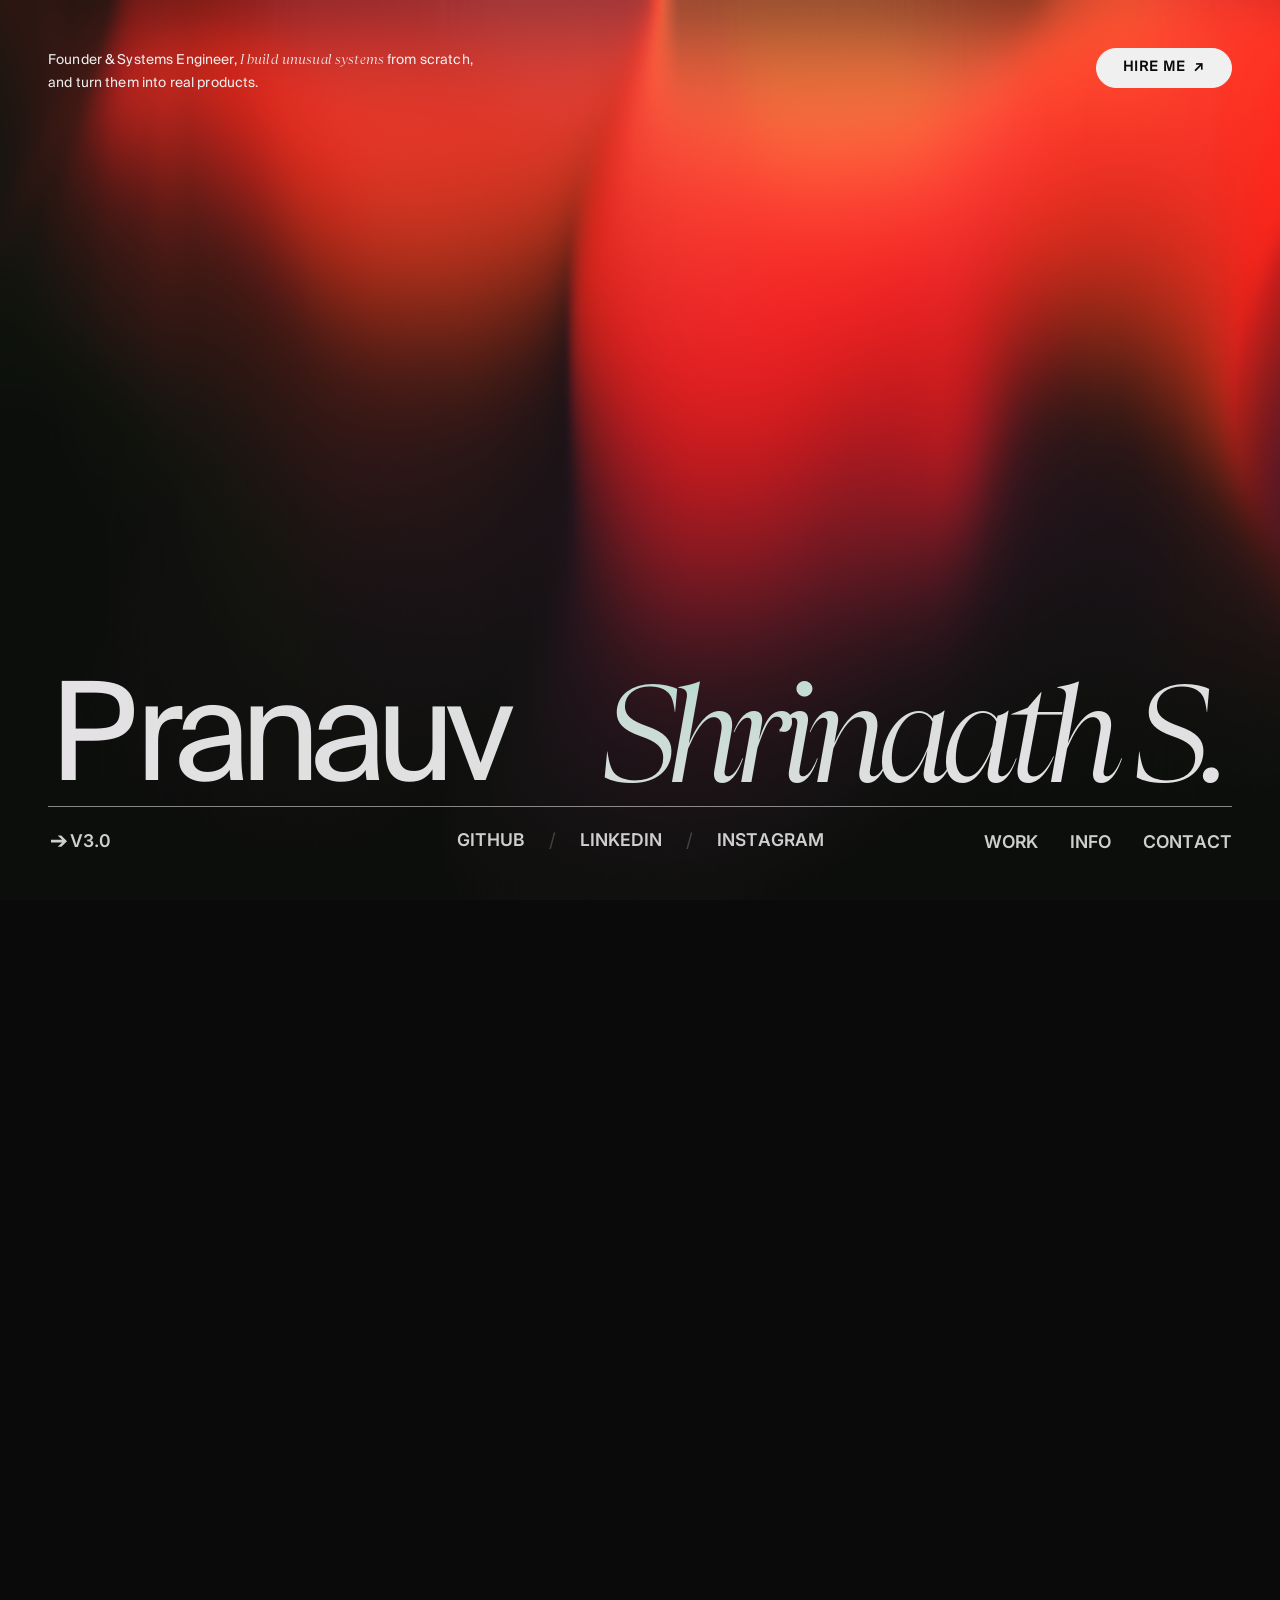
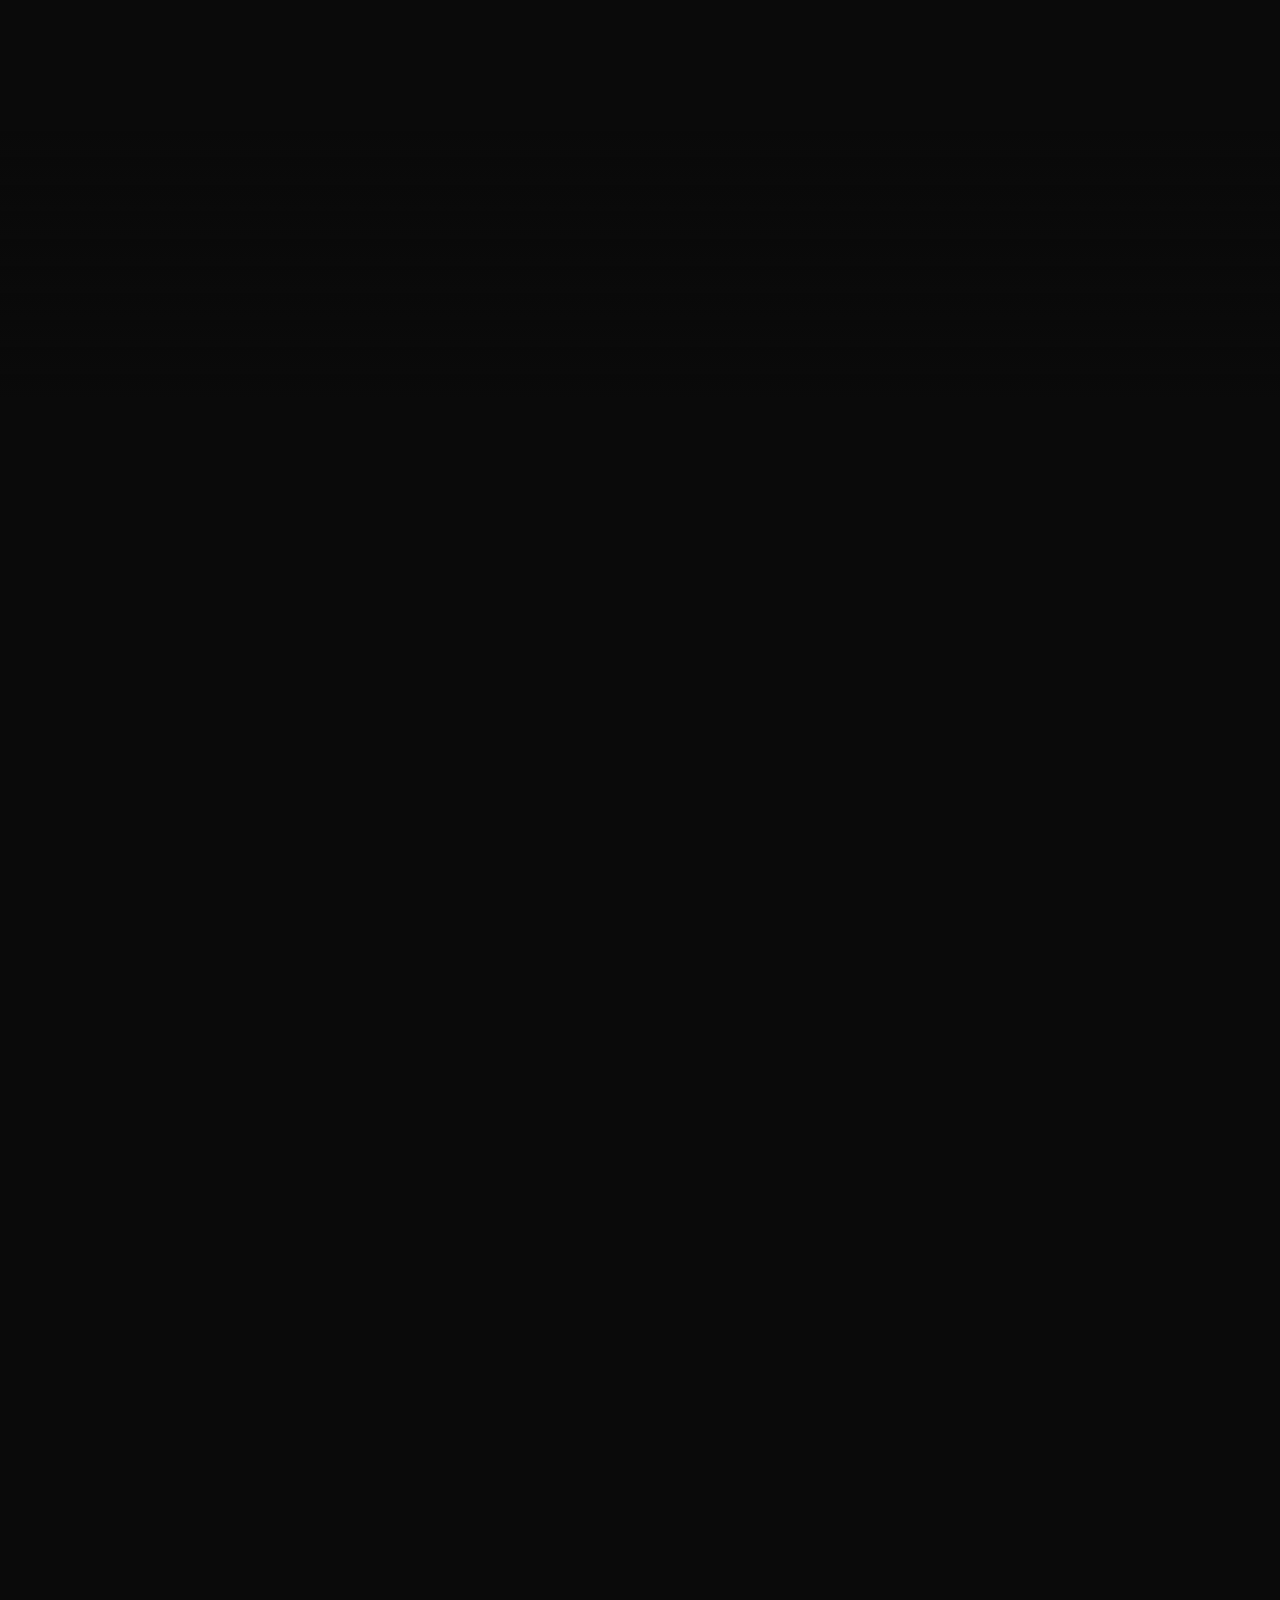
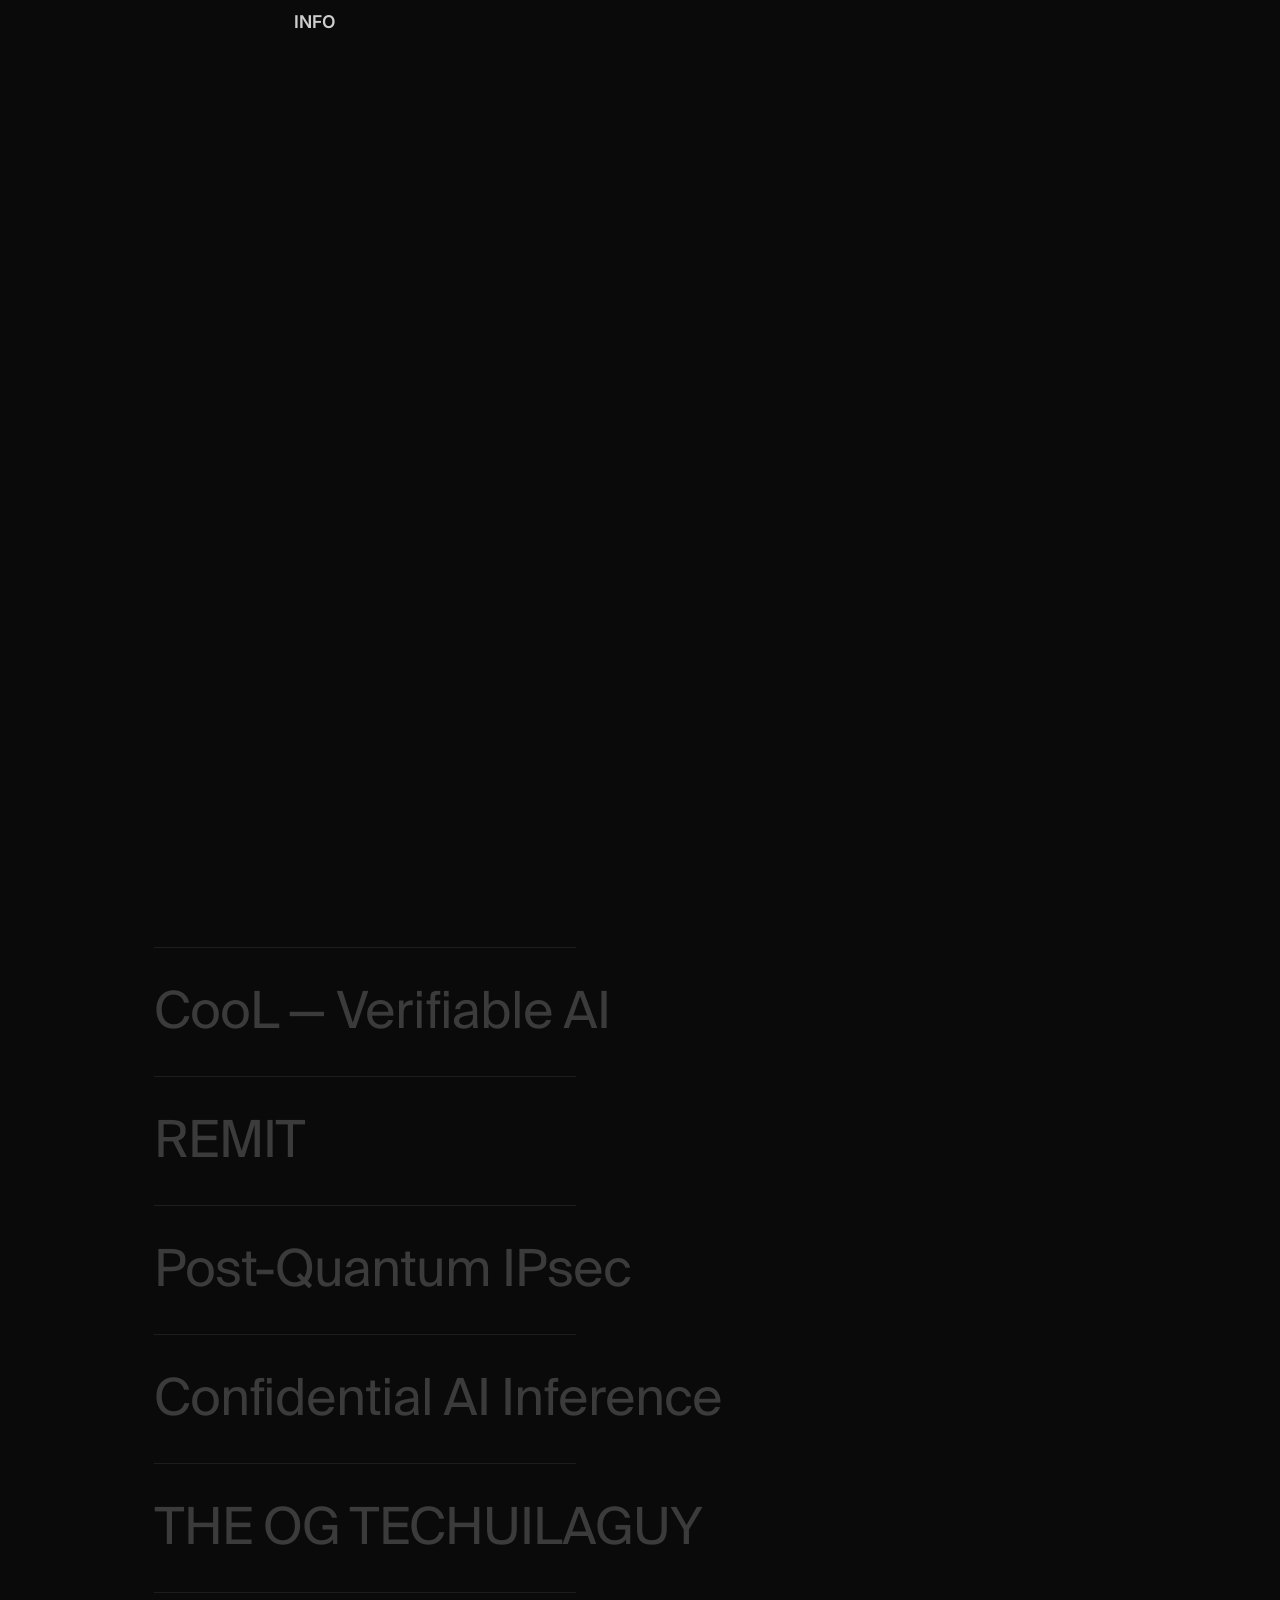
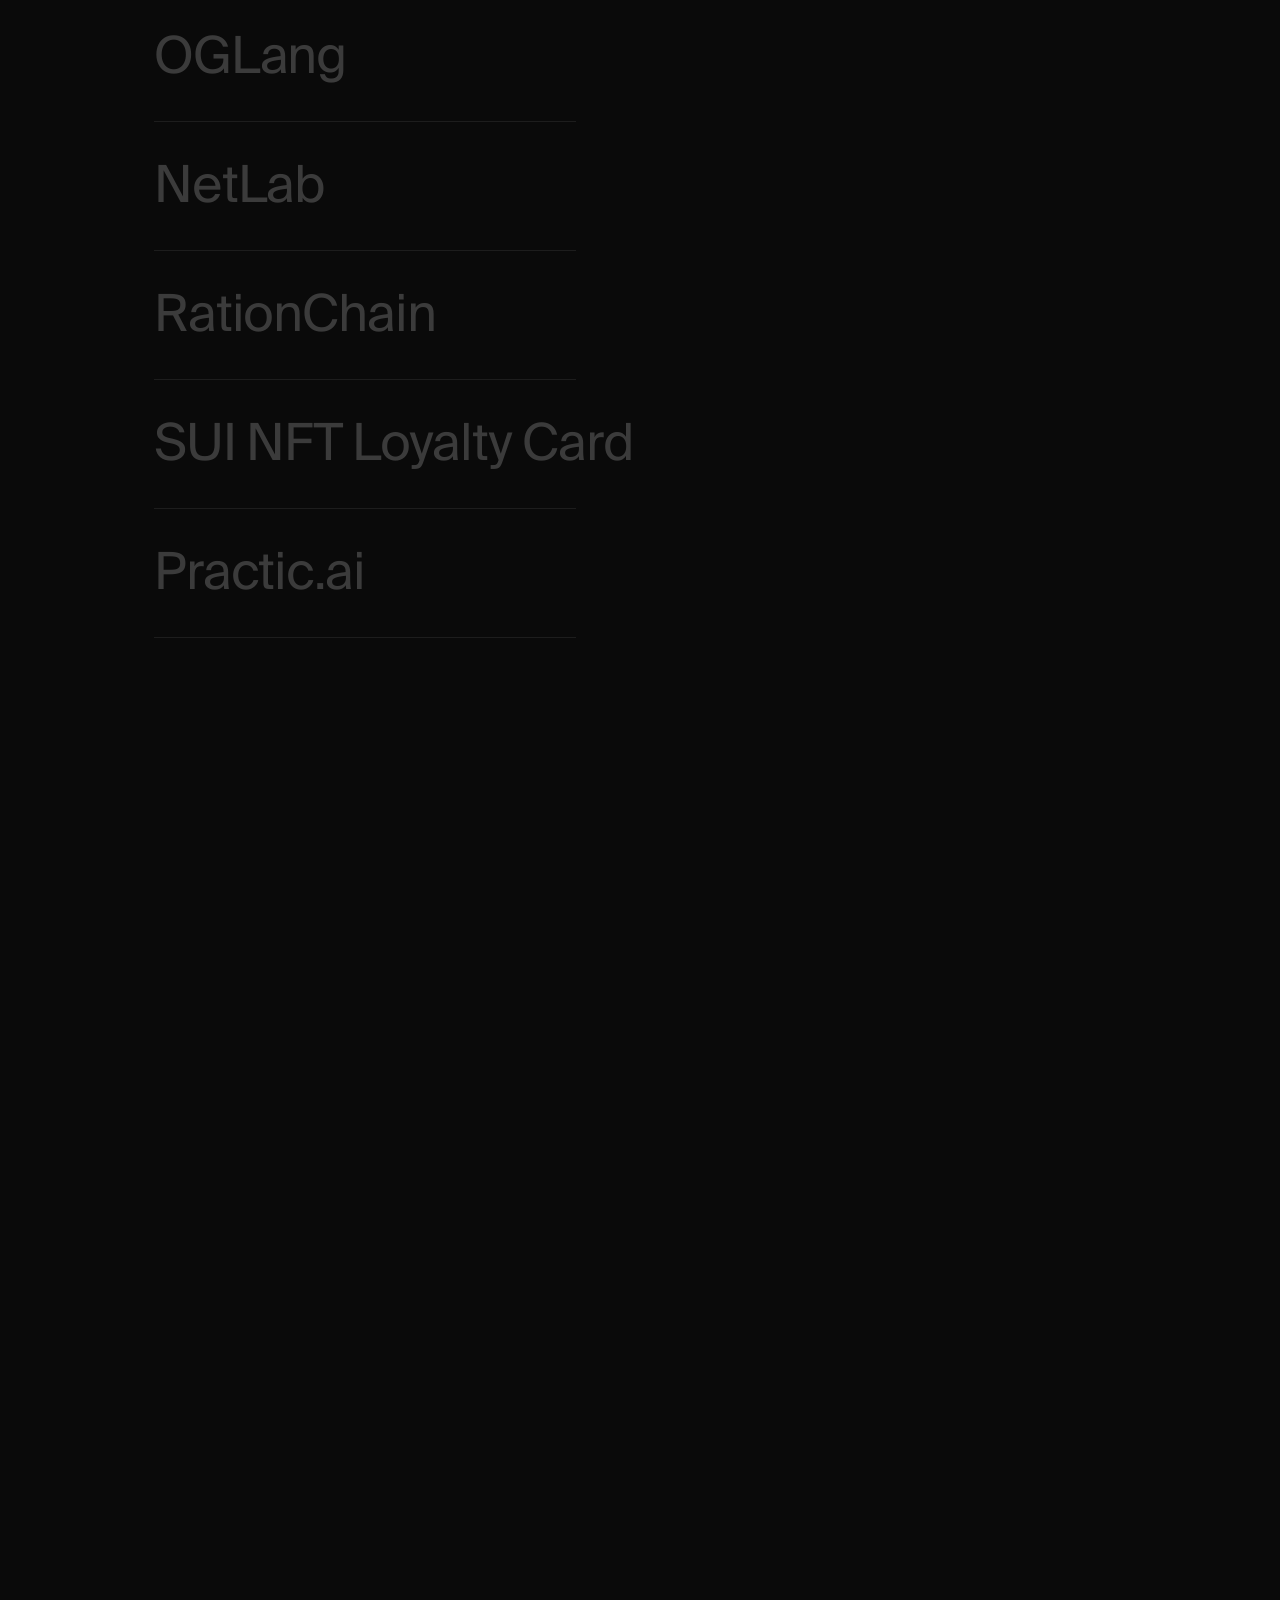
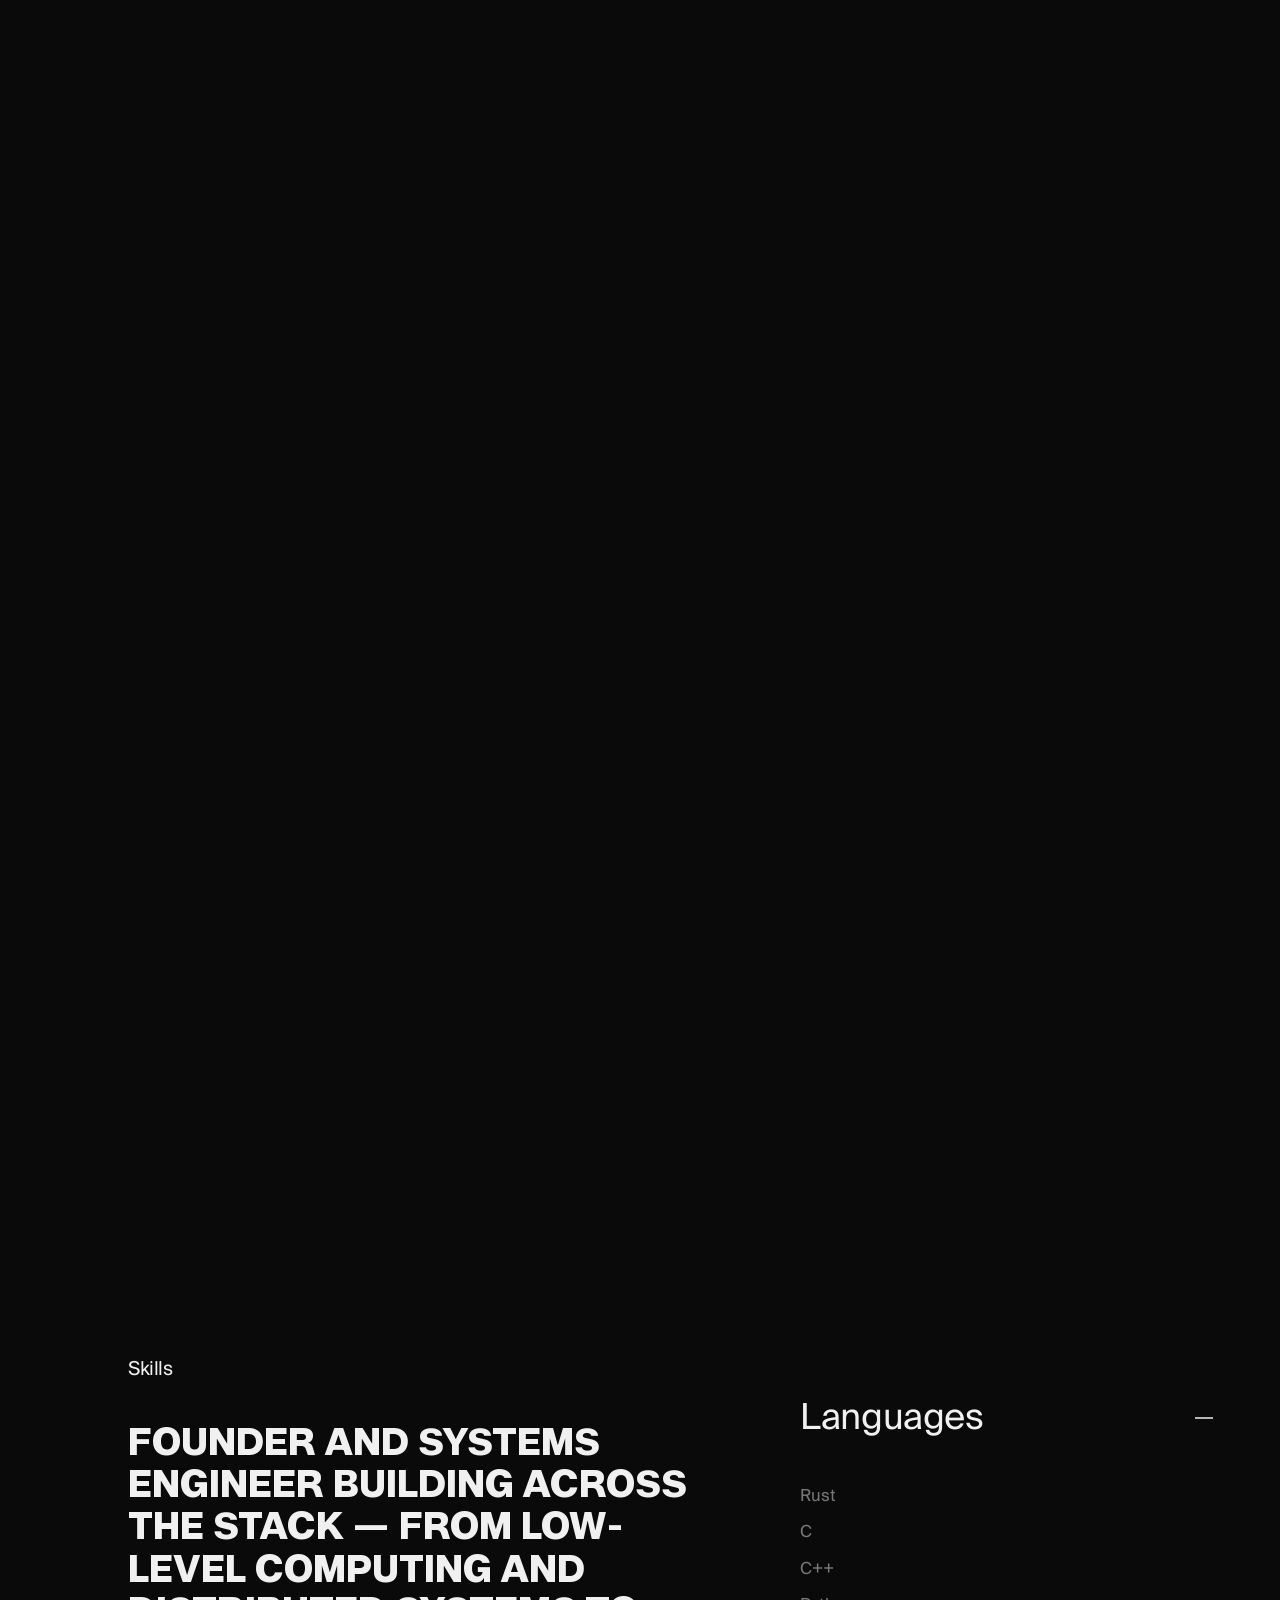
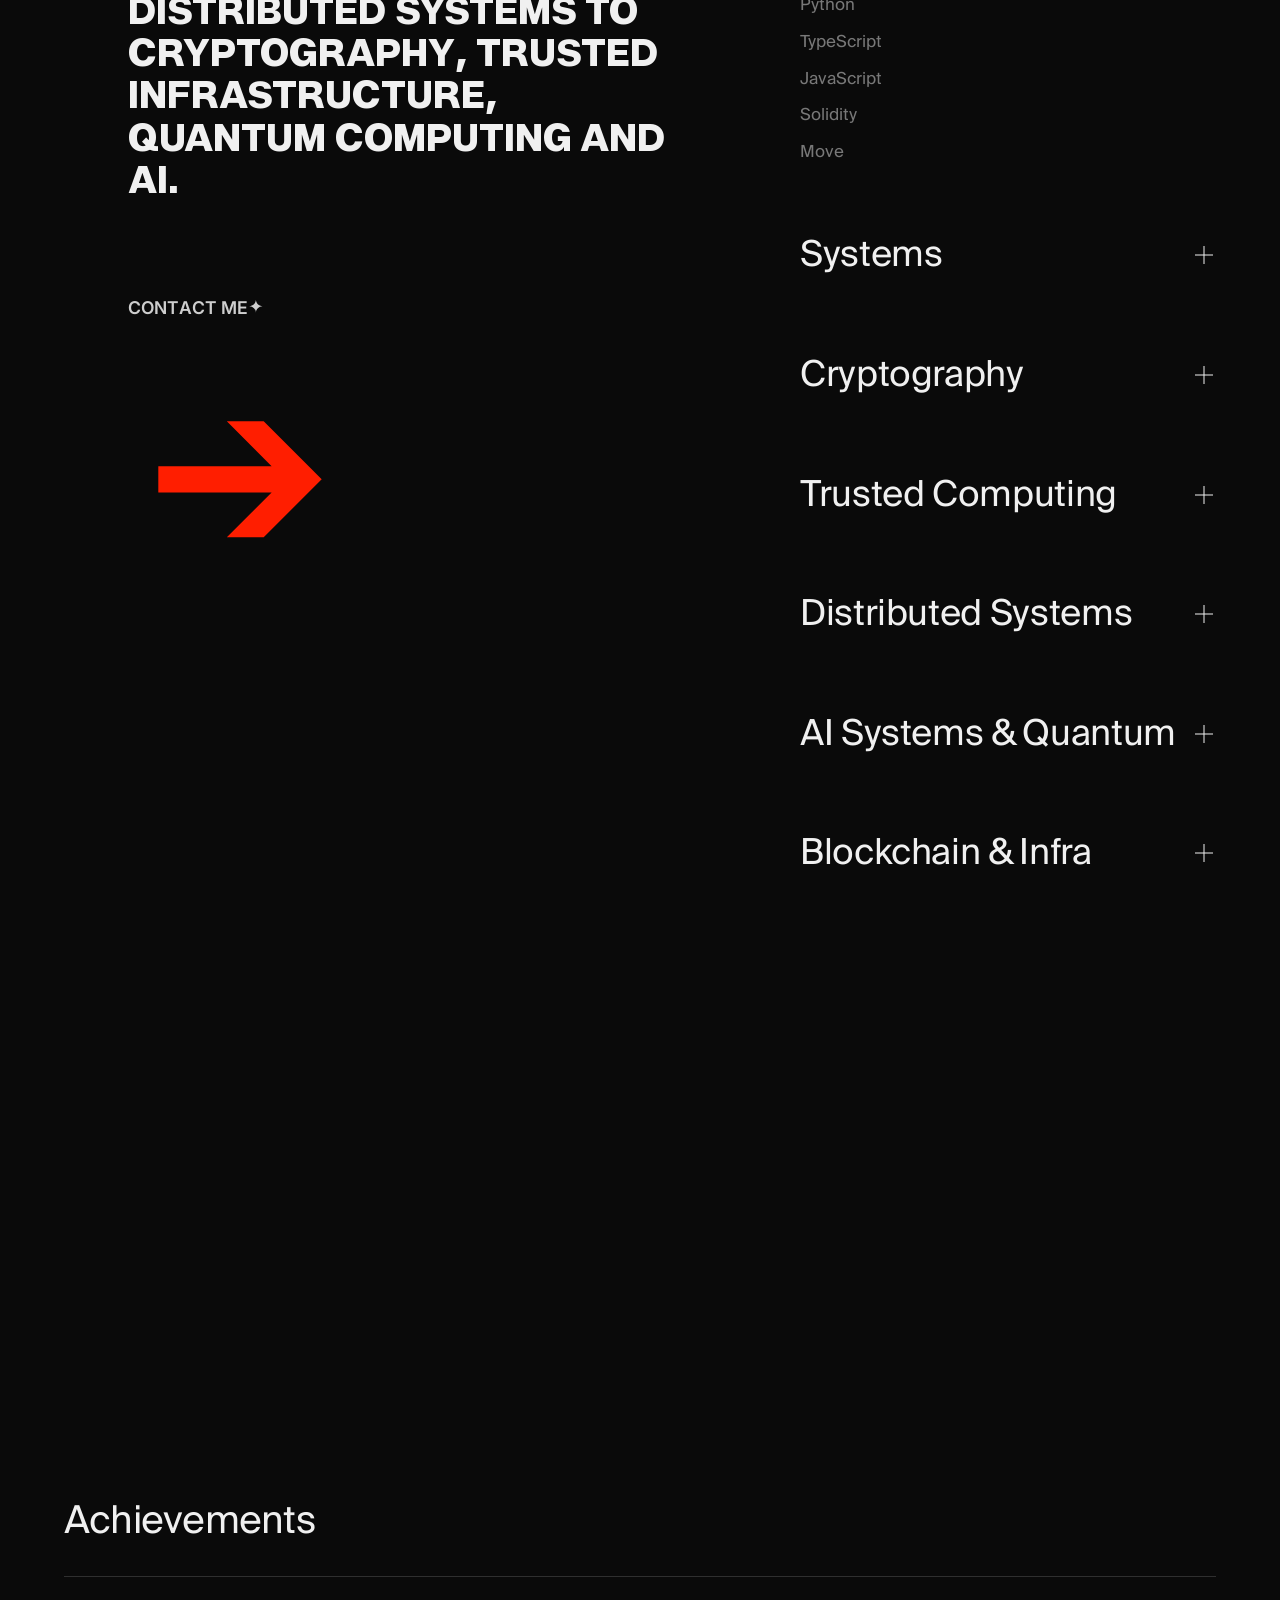
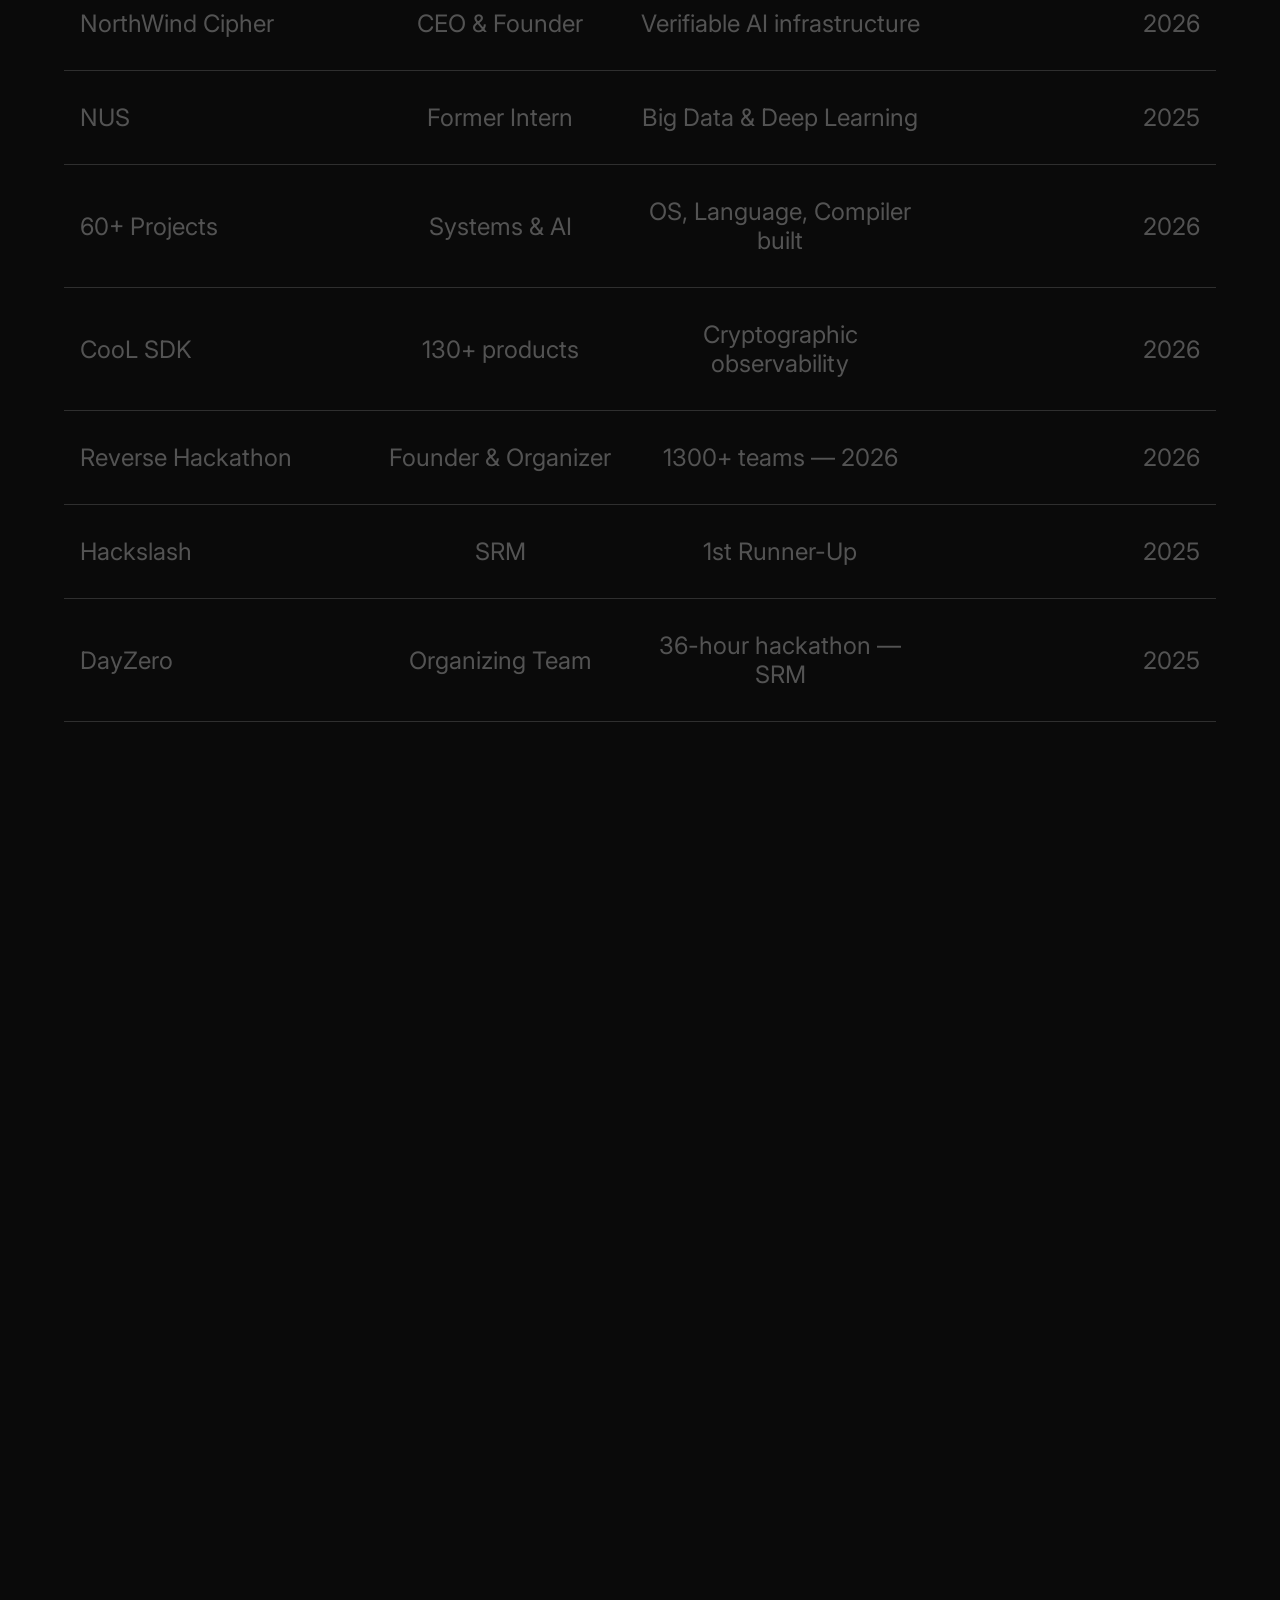
<file: index.html>
<!DOCTYPE html>
<html lang="en" data-i18n-title="index.title">
<head>
  
  <meta charset="UTF-8">
  <meta name="viewport" content="width=device-width, initial-scale=1.0">
  <title>Pranauv Shrinaath — Founder & Systems Engineer</title>
  <meta name="description" content="Pranauv Shrinaath is a founder and systems engineer building difficult systems across distributed computing, cryptography, post-quantum security, trusted computing and AI infrastructure.">
  <meta property="og:type" content="website">
  <meta property="og:url" content="https://pranauvshrinaath.com/">
  <meta property="og:title" content="Pranauv Shrinaath — Founder & Systems Engineer">
  <meta property="og:description" content="I build unusual technical systems from scratch — and turn them into real products.">
  <meta property="og:image" content="https://pranauvshrinaath.com/assets/images/cover/cover.jpg">
  <meta property="og:image:width" content="1200">
  <meta property="og:image:height" content="630">
  <meta property="og:image:alt" content="Pranauv Shrinaath S — Founder & Systems Engineer">
  <meta name="twitter:card" content="summary_large_image">
  <meta name="twitter:image" content="https://pranauvshrinaath.com/assets/images/cover/cover.jpg">
  <meta name="author" content="Pranauv Shrinaath S">
  <meta name="theme-color" content="#0a0a0a">
  <link rel="icon" type="image/x-icon" href="/assets/favicon/favicon.ico">
  <link rel="canonical" href="https://pranauvshrinaath.com/">
  <meta name="robots" content="index, follow, max-image-preview:large, max-snippet:-1">
  <meta name="keywords" content="Pranauv Shrinaath, Pranauv Shrinaath S, Keni, Pranauv, Shrinaath, NorthWind Cipher, Founder, Systems Engineer, Chennai, distributed systems, cryptography, post-quantum cryptography, trusted execution environments, confidential computing, AI infrastructure, verifiable AI, operating systems, compilers">
  <meta name="geo.region" content="IN-TN">
  <meta name="geo.placename" content="Chennai, India">
  <meta property="og:locale" content="en_US">
  <meta property="og:site_name" content="Pranauv Shrinaath">
  <meta name="twitter:title" content="Pranauv Shrinaath — Founder & Systems Engineer">
  <meta name="twitter:description" content="I build unusual technical systems from scratch — and turn them into real products.">
  <script type="application/ld+json">
  {
    "@context": "https://schema.org",
    "@graph": [
      {
        "@type": "Person",
        "@id": "https://pranauvshrinaath.com/#person",
        "name": "Pranauv Shrinaath S",
        "alternateName": "Keni",
        "url": "https://pranauvshrinaath.com/",
        "image": "https://pranauvshrinaath.com/assets/images/profile/pranauv.jpg",
        "jobTitle": "Founder & Systems Engineer",
        "description": "Pranauv Shrinaath S (Keni) is a founder and systems engineer in Chennai, India. CEO & Founder of NorthWind Cipher, building verifiable infrastructure for AI systems across distributed computing, cryptography, post-quantum security, trusted execution environments and AI infrastructure. Former intern at the National University of Singapore (Big Data & Deep Learning). Built 60+ projects including his own operating system, programming language and compiler.",
        "nationality": "Indian",
        "homeLocation": { "@type": "Place", "name": "Chennai, India" },
        "alumniOf": [
          { "@type": "CollegeOrUniversity", "name": "SRM Institute of Science and Technology" },
          { "@type": "CollegeOrUniversity", "name": "National University of Singapore" }
        ],
        "founder": { "@id": "https://pranauvshrinaath.com/#org" },
        "knowsAbout": ["Distributed Systems", "Operating Systems", "Compilers", "Cryptography", "Post-Quantum Cryptography", "Trusted Execution Environments", "Confidential Computing", "AI Infrastructure", "Verifiable AI", "Quantum Computing", "Blockchain", "Network Security"],
        "sameAs": [
          "https://github.com/KenidoesCode",
          "https://linkedin.com/in/pranauvshrinaath",
          "https://instagram.com/techuilaguy",
          "https://leetcode.com/in/pranauvshrinaath",
          "https://northwindcipher.com"
        ]
      },
      {
        "@type": "Organization",
        "@id": "https://pranauvshrinaath.com/#org",
        "name": "NorthWind Cipher",
        "url": "https://northwindcipher.com",
        "founder": { "@id": "https://pranauvshrinaath.com/#person" },
        "description": "NorthWind Cipher builds verifiable infrastructure for AI systems, combining cryptographic observability, post-quantum security and trusted computing."
      },
      {
        "@type": "WebSite",
        "@id": "https://pranauvshrinaath.com/#website",
        "url": "https://pranauvshrinaath.com/",
        "name": "Pranauv Shrinaath",
        "publisher": { "@id": "https://pranauvshrinaath.com/#person" },
        "inLanguage": "en"
      }
    ]
  }
  </script>
  <link rel="preconnect" href="https://fonts.googleapis.com">
  <link rel="preconnect" href="https://fonts.gstatic.com" crossorigin>
  <link rel="stylesheet" href="https://fonts.googleapis.com/css2?family=Inter:wght@400;600;700&display=swap">
  <link rel="preload" href="/assets/fonts/Breton.woff2" as="font" type="font/woff2" crossorigin>
  <link rel="preload" href="/assets/fonts/Machine.otf" as="font" type="font/otf" crossorigin>
  <link rel="preload" href="/assets/images/hero%20sequence/0001.jpg?v=20260416-r2" as="image" fetchpriority="high">
  <link rel="preload" href="/assets/images/profile/pranauv.jpg" as="image" fetchpriority="high">
  <link rel="preload" href="/assets/images/projects/Covers/cyberDiag_web.avif" as="image" fetchpriority="high">
  <link rel="preload" href="/assets/images/projects/Covers/Overtake.avif" as="image" fetchpriority="low">
  <link rel="stylesheet" href="/styles/index.css?v=20260423-r12">
</head>

<body>
  
  <div class="intro-bg" id="intro-bg"></div>

  
  <div class="name-layer" id="name-layer">
    <div class="preloader-content" id="preloader-content">
      <div id="preloader-logo">P</div>
      <span id="preloader-first">ranauv</span>
      <span id="preloader-last"> Shrinaath S</span>
      <span id="preloader-dot">.</span>
    </div>
  </div>

  
  <div class="transition-panel" id="transition-panel">
    <div class="t-panel-dark" id="t-panel-dark"></div>
    <div class="t-panel-red" id="t-panel-red"></div>
  </div>

  
  <div class="scroll-wrap" id="scroll-wrap">

    
    <section class="hero" id="hero">
      <h1 class="sr-only" data-i18n="index.h1">Pranauv Shrinaath S — Founder & Systems Engineer in Chennai, building distributed systems, cryptography, trusted computing and AI infrastructure.</h1>
      <div class="hero-canvas" id="hero-canvas"></div>

      <div class="hero-content">
        <div class="hero-tagline" id="hero-tagline" data-i18n="index.hero.tagline">
          Founder & Systems Engineer, <span class="other-accent">I build unusual systems</span> from scratch,<br>
          and turn them into real products.
        </div>
        <a class="hire-btn hire-btn-hero" id="hero-hire" href="https://techuila-enquiry.vercel.app/" target="_blank" rel="noopener noreferrer" aria-label="Hire Me">Hire Me <span aria-hidden="true">↗</span></a>

        <div class="hero-line" id="hero-line"></div>
        <div class="hero-bar" id="hero-bar">
          <div class="hero-bar-left">
            <span class="chr-hover" data-chr="🡺V3.0"></span>
          </div>
          <nav class="hero-bar-center" aria-label="Réseaux sociaux">
            <a class="chr-hover" data-chr="GitHub" href="https://github.com/KenidoesCode" target="_blank" rel="noopener noreferrer" aria-label="GitHub"></a>
            <span class="sep" aria-hidden="true">/</span>
            <a class="chr-hover" data-chr="LinkedIn" href="https://linkedin.com/in/pranauvshrinaath" target="_blank" rel="noopener noreferrer" aria-label="LinkedIn"></a>
            <span class="sep" aria-hidden="true">/</span>
            <a class="chr-hover" data-chr="Instagram" href="https://instagram.com/techuilaguy" target="_blank" rel="noopener noreferrer" aria-label="Instagram"></a>
          </nav>
          <nav class="hero-bar-right" aria-label="Navigation principale">
            <a class="chr-hover" data-chr="Work" href="works/" data-page-link="work" aria-label="Work"></a>
            <a class="chr-hover" data-chr="Info" href="info/" data-page-link="info" aria-label="Info"></a>
            <a class="chr-hover" data-chr="Contact" href="contact/" data-page-link="contact" aria-label="Contact"></a>
          </nav>
        </div>
      </div>
    </section>
  </div>

  
  <div class="reveal-image-wrap" id="reveal-image-wrap">
    <canvas class="reveal-image reveal-seq" id="reveal-canvas"></canvas>
    <div class="reveal-frame reveal-seq">
      <span class="reveal-corner tl"></span>
      <span class="reveal-corner tr"></span>
      <span class="reveal-corner bl"></span>
      <span class="reveal-corner br"></span>
    </div>
    <div class="reveal-overlay" id="reveal-overlay"></div>
    <p class="reveal-phrase" id="reveal-phrase">I build systems from scratch.</p>
  </div>

  
  <section class="section-after" id="section-after">
    <div class="about" id="about">
      <div class="about-text" id="about-text" data-i18n="index.about.text">
        As a<span class="other-accent"> founder & systems engineer</span>, I build difficult technical systems from scratch, blending low-level engineering and <span class="other-accent">real products</span>.
      </div>
      <div class="about-sub" id="about-sub" data-i18n="index.about.sub">
        I'm Pranauv — most people call me Keni. Founder & Systems Engineer in Chennai, CEO & Founder of NorthWind Cipher. I've built 60+ projects across systems, security, AI, cryptography, networking and blockchain — including my own OS, programming language & compiler. Former Intern @ NUS.
      </div>
      <div class="about-btn">
        <a class="chr-hover" data-chr="Info" href="info/" data-page-link="info" aria-label="En savoir plus sur moi"></a>
      </div>
      <div class="about-version"><svg style="width: 1.25em; height: 1.25em; vertical-align: -0.25em;" viewBox="0 0 84 85" fill="currentColor" xmlns="http://www.w3.org/2000/svg">
  <path d="M11 38H54L37 21H51L73 43L51 65H37L54 48H11Z"/>
</svg>V3.0</div>
      <div class="about-photo-wrap" id="about-photo-wrap">
        <img class="about-photo" src="/assets/images/profile/pranauv.jpg" alt="Pranauv Shrinaath S" decoding="async" width="1125"
          height="3001">
      </div>
    </div>

    <div class="projects" id="projects">
      <svg class="fluid-line-svg" id="fluid-line-svg" viewBox="0 0 1400 1400" preserveAspectRatio="xMidYMid slice">
        <path class="fluid-line" id="fluid-line" d="
          M -80,0
          C 300,-20  600,150  540,400
          C 490,650   0,655    300,1050
          C 600,1385 650,1250 850,1200
          C 1050,1150 1350,1250 1540,1300
        " />
      </svg>
      <div class="projects-inner">
        <div class="projects-list" id="projects-list">
          <div class="proj-item" data-id="cool" data-img="assets/images/projects/Covers/cyberDiag_web.avif"
            data-date="01 2026">CooL — Verifiable AI</div>
          <div class="proj-item" data-id="remit" data-img="assets/images/projects/Covers/Overtake.avif"
            data-date="08 2026">REMIT</div>
          <div class="proj-item" data-id="pq-ipsec" data-img="assets/images/projects/Covers/Anima.avif"
            data-date="06 2025">Post-Quantum IPsec</div>
          <div class="proj-item" data-id="confidential-ai" data-img="assets/images/projects/Covers/Beyond%20the%20clouds.avif"
            data-date="05 2026">Confidential AI Inference</div>
          <div class="proj-item" data-id="og-techuilaguy" data-img="assets/images/projects/Covers/Zenith.avif"
            data-date="11 2026">THE OG TECHUILAGUY</div>
          <div class="proj-item" data-id="oglang" data-img="assets/images/projects/Covers/SkymcDB.avif"
            data-date="02 2026">OGLang</div>
          <div class="proj-item" data-id="netlab" data-img="assets/images/projects/Covers/ChromaBlock.avif"
            data-date="03 2025">NetLab</div>
          <div class="proj-item" data-id="rationchain" data-img="assets/images/projects/Covers/CyberDiag.avif"
            data-date="05 2025">RationChain</div>
          <div class="proj-item" data-id="sui-nft" data-img="assets/images/projects/Covers/Anima.avif"
            data-date="09 2025">SUI NFT Loyalty Card</div>
          <div class="proj-item" data-id="practic-ai" data-img="assets/images/projects/Covers/Zenith.avif"
            data-date="10 2025">Practic.ai</div>
        </div>
      </div>
    </div>
  </section>

  
  <section class="circle-gallery" id="circle-gallery">
    <div class="circle-gallery-pin" id="circle-gallery-pin">
      <img class="cg-img" src="/assets/images/projects/Covers/cyberDiag_web.avif" alt="CooL — verifiable AI" width="3000" height="2250">
      <img class="cg-img" src="/assets/images/projects/Covers/Overtake.avif" alt="REMIT — AI agent authorization" width="4000" height="3000">
      <img class="cg-img" src="/assets/images/projects/Covers/Anima.avif" alt="Post-Quantum IPsec" width="3000" height="2250">
      <img class="cg-img" src="/assets/images/projects/Covers/Beyond%20the%20clouds.avif" alt="Confidential AI Inference" width="7257" height="5443">
      <img class="cg-img" src="/assets/images/projects/Covers/Zenith.avif" alt="THE OG TECHUILAGUY" width="2667" height="2000">
      <img class="cg-img" src="/assets/images/projects/Covers/SkymcDB.avif" alt="OGLang — programming language" width="2667" height="2000">
      <img class="cg-img" src="/assets/images/projects/Covers/ChromaBlock.avif" alt="NetLab — networking" width="2667" height="2000">
      <img class="cg-img" src="/assets/images/projects/Covers/CyberDiag.avif" alt="RationChain — blockchain" width="1333" height="1000">
      <p class="cg-phrase" id="cg-phrase" data-i18n="index.cg.phrase">Every project is an opportunity to <span class="other-accent">understand something deeper</span>,
        build something <span class="other-accent">real</span> and push the boundary further.</p>
    </div>
  </section>

  
  <section class="skills" id="skills">
    <div class="skills-inner">
      <div class="skills-left">
        <div class="skills-subtitle" data-i18n="index.skills.subtitle">Skills</div>
        <div class="skills-text" data-i18n="index.skills.text">
          Founder and systems engineer building across the stack — from low-level computing and distributed systems to cryptography, trusted infrastructure, quantum computing and AI.
        </div>
        <div class="skills-separator"></div>
        <div><a class="skills-contact chr-hover" data-chr="Contact me🞣" href="contact/"
            data-page-link="contact" aria-label="Me contacter"></a></div>
        <div class="skills-arrow" id="skills-arrow"><svg style="width: 1.25em; height: 1.25em; vertical-align: -0.25em;" viewBox="0 0 84 85" fill="currentColor" xmlns="http://www.w3.org/2000/svg">
  <path d="M11 38H54L37 21H51L73 43L51 65H37L54 48H11Z"/>
</svg></div>
      </div>
      <div class="skills-right" id="skills-right">
        <div class="skill-group open" data-group="languages">
          <div class="skill-header"><span class="skill-header-title" data-i18n="index.skills.frontend">Languages</span><span
              class="skill-header-icon"></span></div>
          <div class="skill-body">
            <ul class="skill-body-inner">
              <li>Rust</li>
              <li>C</li>
              <li>C++</li>
              <li>Python</li>
              <li>TypeScript</li>
              <li>JavaScript</li>
              <li>Solidity</li>
              <li>Move</li>
            </ul>
          </div>
        </div>
        <div class="skill-group" data-group="systems">
          <div class="skill-header"><span class="skill-header-title" data-i18n="index.skills.animation">Systems</span><span
              class="skill-header-icon"></span></div>
          <div class="skill-body">
            <ul class="skill-body-inner">
              <li>Linux</li>
              <li>Operating Systems</li>
              <li>Compilers</li>
              <li>Networking</li>
              <li>Distributed Systems</li>
              <li>Concurrency</li>
              <li>Performance Engineering</li>
            </ul>
          </div>
        </div>
        <div class="skill-group" data-group="cryptography">
          <div class="skill-header"><span class="skill-header-title" data-i18n="index.skills.backend">Cryptography</span><span
              class="skill-header-icon"></span></div>
          <div class="skill-body">
            <ul class="skill-body-inner">
              <li>Post-Quantum Cryptography</li>
              <li>ML-KEM / ML-DSA</li>
              <li>Ed25519</li>
              <li>Hybrid Key Exchange</li>
              <li>Merkle Trees</li>
              <li>Transparency Logs</li>
            </ul>
          </div>
        </div>
        <div class="skill-group" data-group="trusted">
          <div class="skill-header"><span class="skill-header-title" data-i18n="index.skills.database">Trusted Computing</span><span
              class="skill-header-icon"></span></div>
          <div class="skill-body">
            <ul class="skill-body-inner">
              <li>TEE</li>
              <li>Confidential Computing</li>
              <li>Remote Attestation</li>
              <li>Verifiable Computing</li>
            </ul>
          </div>
        </div>
        <div class="skill-group" data-group="distributed">
          <div class="skill-header"><span class="skill-header-title" data-i18n="index.skills.devops">Distributed Systems</span><span
              class="skill-header-icon"></span></div>
          <div class="skill-body">
            <ul class="skill-body-inner">
              <li>Consensus</li>
              <li>Replication</li>
              <li>Fault Tolerance</li>
              <li>P2P / Gossip</li>
              <li>Sharding</li>
              <li>RPC</li>
            </ul>
          </div>
        </div>
        <div class="skill-group" data-group="ai">
          <div class="skill-header"><span class="skill-header-title" data-i18n="index.skills.security">AI Systems & Quantum</span><span
              class="skill-header-icon"></span></div>
          <div class="skill-body">
            <ul class="skill-body-inner">
              <li>AI Infrastructure</li>
              <li>AI Agents</li>
              <li>Confidential AI</li>
              <li>Verifiable AI</li>
              <li>Quantum Computing</li>
              <li>Quantum-Safe Systems</li>
            </ul>
          </div>
        </div>
        <div class="skill-group" data-group="web3infra">
          <div class="skill-header"><span class="skill-header-title" data-i18n="index.skills.design">Blockchain & Infra</span><span
              class="skill-header-icon"></span></div>
          <div class="skill-body">
            <ul class="skill-body-inner">
              <li>Ethereum / Solidity</li>
              <li>Sui / Move</li>
              <li>Smart Contracts</li>
              <li>Docker</li>
              <li>Vercel / Fly.io</li>
              <li>PostgreSQL</li>
            </ul>
          </div>
        </div>
      </div>
    </div>
  </section>

  <!-- Achievements -->
  <section class="awards" id="awards">
    <div class="awards-inner">
      <div class="skills-subtitle awards-title">Achievements</div>
      <div class="awards-list" id="awards-list">
        <div class="award-item" data-cursor-img="assets/images/projects/Covers/cyberDiag_web.avif">
          <div class="award-org">NorthWind Cipher</div>
          <div class="award-site">CEO & Founder</div>
          <div class="award-prize">Verifiable AI infrastructure</div>
          <div class="award-date">2026</div>
        </div>
        <div class="award-item" data-cursor-img="assets/images/projects/Covers/Zenith.avif">
          <div class="award-org">NUS</div>
          <div class="award-site">Former Intern</div>
          <div class="award-prize">Big Data & Deep Learning</div>
          <div class="award-date">2025</div>
        </div>
        <div class="award-item" data-cursor-img="assets/images/projects/Covers/SkymcDB.avif">
          <div class="award-org">60+ Projects</div>
          <div class="award-site">Systems & AI</div>
          <div class="award-prize">OS, Language, Compiler built</div>
          <div class="award-date">2026</div>
        </div>
        <div class="award-item" data-cursor-img="assets/images/projects/Covers/CyberDiag.avif">
          <div class="award-org">CooL SDK</div>
          <div class="award-site">130+ products</div>
          <div class="award-prize">Cryptographic observability</div>
          <div class="award-date">2026</div>
        </div>
        <div class="award-item" data-cursor-img="assets/images/projects/Covers/Overtake.avif">
          <div class="award-org">Reverse Hackathon</div>
          <div class="award-site">Founder & Organizer</div>
          <div class="award-prize">1300+ teams — 2026</div>
          <div class="award-date">2026</div>
        </div>
        <div class="award-item" data-cursor-img="assets/images/projects/Covers/ChromaBlock.avif">
          <div class="award-org">Hackslash</div>
          <div class="award-site">SRM</div>
          <div class="award-prize">1st Runner-Up</div>
          <div class="award-date">2025</div>
        </div>
        <div class="award-item" data-cursor-img="assets/images/projects/Covers/Anima.avif">
          <div class="award-org">DayZero</div>
          <div class="award-site">Organizing Team</div>
          <div class="award-prize">36-hour hackathon — SRM</div>
          <div class="award-date">2025</div>
        </div>
      </div>
    </div>
  </section>

  
  <div class="contact-bg" id="contact-bg"></div>
  <div class="contact-blob-wrap" id="contact-blob-wrap">
    <div class="contact-blob" id="contact-blob"></div>
  </div>
  <section class="contact" id="contact">
    <div class="contact-pin" id="contact-pin">
      <div class="contact-title" id="contact-title">Contact</div>

      <div class="contact-dispo" id="contact-dispo">
        <p data-i18n="index.contact.dispo1">CEO & Founder at <span class="other-accent">NorthWind Cipher</span> — building verifiable AI, security and cryptographic infrastructure.</p>
      </div>

      <div class="contact-frame" id="contact-frame">
        <img class="contact-frame-img" id="contact-frame-img" src="/assets/images/art/Untitled2.png" alt=""
          loading="lazy" decoding="async">
        <span class="frame-corner tl"></span>
        <span class="frame-corner tr"></span>
        <span class="frame-corner bl"></span>
        <span class="frame-corner br"></span>
      </div>

      <div class="contact-dispo" id="contact-dispo-2">
        <p data-i18n="index.contact.dispo2">Available for <span class="other-accent">selected technical collaborations</span>, product engineering and conversations around <span class="other-accent">difficult systems problems</span>.</p>
      </div>

      <div class="contact-frame" id="contact-frame-2">
        <img class="contact-frame-img" id="contact-frame-img-2" src="/assets/images/art/Untitled1.png" alt=""
          loading="lazy" decoding="async">
        <span class="frame-corner tl"></span>
        <span class="frame-corner tr"></span>
        <span class="frame-corner bl"></span>
        <span class="frame-corner br"></span>
      </div>

      <div class="contact-bottom" id="contact-bottom">
        <nav class="contact-socials" id="contact-socials" aria-label="Socials">
          <a class="chr-hover" data-chr-contact="GitHub" href="https://github.com/KenidoesCode" target="_blank" rel="noopener noreferrer" aria-label="GitHub"></a>
          <a class="chr-hover" data-chr-contact="LinkedIn" href="https://linkedin.com/in/pranauvshrinaath" target="_blank" rel="noopener noreferrer" aria-label="LinkedIn"></a>
          <a class="chr-hover" data-chr-contact="Instagram" href="https://instagram.com/techuilaguy" target="_blank" rel="noopener noreferrer" aria-label="Instagram"></a>
        </nav>
        <a class="contact-mail" id="contact-mail" href="mailto:pranauvkeni@gmail.com">pranauvkeni@gmail.com</a>
        <a class="hire-btn hire-btn-contact" href="https://techuila-enquiry.vercel.app/" target="_blank" rel="noopener noreferrer" aria-label="Hire Me">Hire Me <span aria-hidden="true">↗</span></a>
      </div>
    </div>
  </section>

  
  <div class="footer-transition" id="footer-transition"></div>
  <footer class="footer" id="footer">
    <div class="footer-content" id="footer-content">
      <div class="footer-top">
        <div class="footer-top-col">
          <a class="chr-hover footer-mail" data-chr-footer="pranauvkeni@gmail.com"
            href="mailto:pranauvkeni@gmail.com" aria-label="Send mail"></a>
          <span class="chr-hover footer-date" data-chr-footer="© 2026"></span>
          <a class="hire-btn hire-btn-footer" href="https://techuila-enquiry.vercel.app/" target="_blank" rel="noopener noreferrer" aria-label="Hire Me">Hire Me <span aria-hidden="true">↗</span></a>
        </div>
        <nav class="footer-top-col" aria-label="Socials">
          <a class="chr-hover" data-chr-footer="GitHub" href="https://github.com/KenidoesCode" target="_blank" rel="noopener noreferrer" aria-label="GitHub"></a>
          <a class="chr-hover" data-chr-footer="LinkedIn" href="https://linkedin.com/in/pranauvshrinaath" target="_blank" rel="noopener noreferrer" aria-label="LinkedIn"></a>
          <a class="chr-hover" data-chr-footer="Instagram" href="https://instagram.com/techuilaguy" target="_blank" rel="noopener noreferrer" aria-label="Instagram"></a>
        </nav>
        <nav class="footer-top-col" aria-label="Navigation pied de page">
          <a class="chr-hover" data-chr-footer="Work" href="works/" data-page-link="work" aria-label="Work"></a>
          <a class="chr-hover" data-chr-footer="Info" href="info/" data-page-link="info" aria-label="Info"></a>
          <a class="chr-hover" data-chr-footer="Contact" href="contact/" data-page-link="contact" aria-label="Contact"></a>
        </nav>
      </div>
      <div class="footer-ascii-wrap">
        <div class="footer-ascii left">
          <pre id="ascii-left"></pre>
        </div>
        <div class="footer-ascii right">
          <pre id="ascii-right"></pre>
        </div>
      </div>
      <div class="footer-name">
        <span class="footer-name-first"><span class="first-letter">P</span>ranauv</span><span
          class="footer-name-last-wrap"><span class="footer-name-last">Shrinaath S</span><span
            class="footer-name-dot">.</span></span>
      </div>
    </div>
  </footer>

  <div class="proj-preview" id="proj-preview">
    <div class="proj-card" id="proj-card">
      <div class="proj-meta">
        <span class="proj-date" id="proj-date">01 2025</span>
        <span class="proj-label">Preview</span>
      </div>
      <img id="proj-cover" src="/assets/images/projects/Covers/CyberDiag.avif" alt="" width="1333" height="1000">
    </div>
  </div>
  <div class="proj-cursor" id="proj-cursor">See project</div>

  <div class="page-fade" id="page-fade"></div>
  <div class="flying-title" id="flying-title"></div>
  <div class="work-transition-overlay" id="work-transition-overlay"></div>
  <div class="work-flying-text" id="work-flying-text">Work</div>

  <section class="project-detail" id="project-detail">
    <div class="detail-back chr-hover" id="detail-back" data-chr="🡼RETOUR" data-i18n-attr="data-chr:index.detail.back"></div>
    <div class="detail-info">
      <div class="detail-title-wrap" id="detail-title-wrap">
        <h1 class="detail-title" id="detail-title"></h1>
        <span class="detail-year" id="detail-year"></span>
      </div>
      <p class="detail-desc" id="detail-desc"></p>
      <div class="detail-tags" id="detail-tags"></div>
      <a class="detail-visit chr-hover" id="detail-visit" target="_blank" rel="noopener noreferrer"
        data-chr="VISITER 🡲" data-i18n-attr="data-chr:index.detail.visit"></a>
    </div>
    <div class="detail-gallery-wrap" id="detail-gallery-wrap">
      <div class="detail-thumbs" id="detail-thumbs">
        <div class="detail-thumbs-inner" id="detail-thumbs-inner"></div>
      </div>
      <div class="detail-selected" id="detail-selected"></div>
    </div>
  </section>

  <script defer src="/js/i18n.js"></script>
  <script defer src="/js/core-renderer.js"></script>
  <script defer src="/js/hero-project.js"></script>
  <script defer src="/js/vendor/gsap.min.js"></script>
  <script defer src="/js/vendor/ScrollTrigger.min.js"></script>
  <script defer src="/js/vendor/lenis.min.js"></script>
  <script defer src="/js/index.js?v=20260423-r14"></script>

  <div class="scroll-pct" id="scroll-pct">(0)</div>
  <div class="scroll-timeline" id="scroll-timeline">
    <span class="st-label" id="st-label"></span>
    <div class="st-bar" id="st-bar"></div>
  </div>
</body>

</html>
</file>
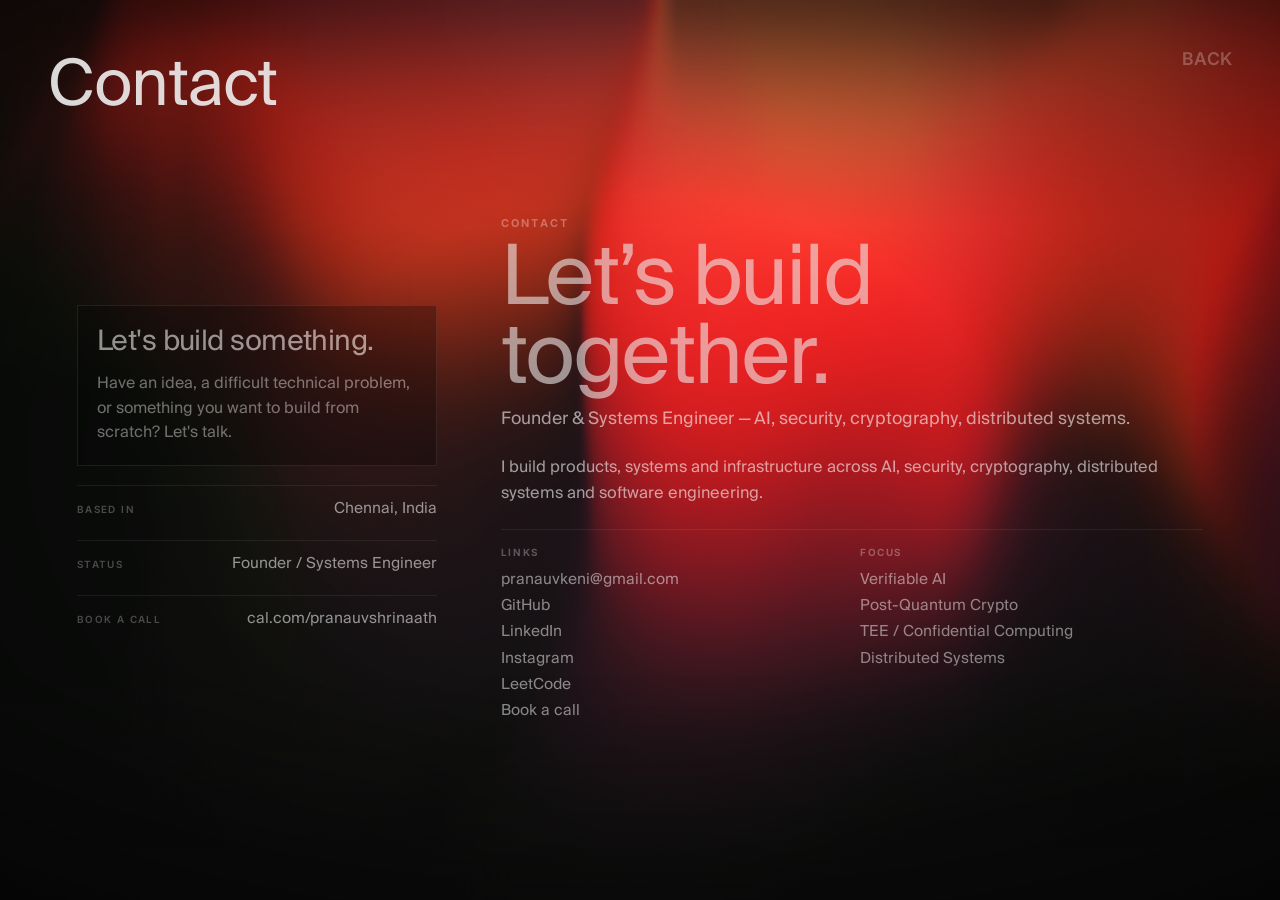
<file: contact/index.html>
<!DOCTYPE html>
<html lang="en" data-i18n-title="contact.title">
<head>
  <meta charset="UTF-8">
  <base href="/">
  <meta name="viewport" content="width=device-width, initial-scale=1.0">
  <title>Contact — Pranauv Shrinaath</title>
  <meta name="description" content="Have an idea, a difficult technical problem, or something you want to build from scratch? Let's talk — Pranauv Shrinaath, Founder & Systems Engineer.">
  <meta property="og:type" content="website">
  <meta property="og:url" content="https://pranauvshrinaath.com/contact">
  <meta property="og:title" content="Contact — Pranauv Shrinaath">
  <meta property="og:description" content="Let's build something — AI, security, cryptography, distributed systems.">
  <meta property="og:image" content="https://pranauvshrinaath.com/assets/images/cover/cover.jpg">
  <meta name="twitter:card" content="summary_large_image">
  <meta name="twitter:image" content="https://pranauvshrinaath.com/assets/images/cover/cover.jpg">
  <meta name="author" content="Pranauv Shrinaath S">
  <meta name="theme-color" content="#0a0a0a">
  <link rel="icon" type="image/x-icon" href="/assets/favicon/favicon.ico">
  <link rel="canonical" href="https://pranauvshrinaath.com/contact">
  <meta name="robots" content="index, follow, max-image-preview:large">
  <script type="application/ld+json">
  {
    "@context": "https://schema.org",
    "@type": "ContactPage",
    "url": "https://pranauvshrinaath.com/contact",
    "about": { "@id": "https://pranauvshrinaath.com/#person" },
    "mainEntity": {
      "@type": "Person",
      "@id": "https://pranauvshrinaath.com/#person",
      "name": "Pranauv Shrinaath S",
      "email": "mailto:pranauvkeni@gmail.com",
      "sameAs": [
        "https://github.com/KenidoesCode",
        "https://linkedin.com/in/pranauvshrinaath",
        "https://cal.com/pranauvshrinaath"
      ]
    }
  }
  </script>
  <link rel="preconnect" href="https://fonts.googleapis.com">
  <link rel="preconnect" href="https://fonts.gstatic.com" crossorigin>

  <link rel="stylesheet" href="https://fonts.googleapis.com/css2?family=Inter:wght@400;600;700&display=swap">
  <link rel="preload" href="/assets/fonts/Breton.woff2" as="font" type="font/otf" crossorigin>
  <link rel="preload" href="/assets/fonts/Machine.otf" as="font" type="font/otf" crossorigin>
  <link rel="stylesheet" href="/styles/contact.css">
</head>
<body>

  <div class="info-canvas" id="contact-canvas"></div>
  <div class="info-vignette"></div>

  <div class="intro-overlay" id="intro-overlay"></div>

  <div class="page-title" id="page-title">Contact</div>

  <a class="back-btn" id="back-btn" href="index.html" aria-label="Retour à l'accueil">
    <span class="chr-hover" data-chr="Back"></span>
  </a>

  <main class="info-main contact-main" id="contact-main">
    <h1 class="sr-only">Contact Pranauv Shrinaath S — Founder & Systems Engineer, Chennai India</h1>

    <section class="info-left contact-left">
      <div class="contact-panel">
        <h2 class="contact-panel-title" data-i18n="contact.panel.title">Let's build something.</h2>
        <p class="contact-panel-copy" data-i18n="contact.panel.copy">
          Have an idea, a difficult technical problem, or something you want to build from scratch? Let's talk. CEO & Founder at NorthWind Cipher.
        </p>
      </div>
      <div class="info-meta">
        <span class="info-meta-label" data-i18n="contact.meta.base">Base</span>
        <span class="info-meta-value" data-i18n="contact.meta.base.value">Chennai, India</span>
      </div>
      <div class="info-meta">
        <span class="info-meta-label" data-i18n="contact.meta.status">Status</span>
        <span class="info-meta-value" data-i18n="contact.meta.status.value">Founder / Systems Engineer</span>
      </div>
      <div class="info-meta">
        <span class="info-meta-label" data-i18n="contact.meta.delay">Book a call</span>
        <span class="info-meta-value" data-i18n="contact.meta.delay.value"><a href="https://cal.com/pranauvshrinaath" target="_blank" rel="noopener">cal.com/pranauvshrinaath</a></span>
      </div>
    </section>

    <section class="info-right contact-right">
      <div class="info-headline">
        <span class="info-eyebrow" data-i18n="contact.eyebrow">Contact</span>
        <h1 class="info-name">Let&rsquo;s build together.</h1>
        <p class="info-role" data-i18n="contact.role">Founder & Systems Engineer — AI, security, cryptography, distributed systems.</p>
      </div>

      <p class="info-desc" data-i18n="contact.desc">
        I build products, systems and infrastructure across AI, security, cryptography, distributed systems and software engineering. Available for selected technical collaborations.
      </p>

      <div class="contact-links">
        <div class="skill-col">
          <div class="skill-col-title" data-i18n="contact.shortcuts">Links</div>
          <ul>
            <li><a class="contact-link" href="mailto:pranauvkeni@gmail.com" data-i18n="contact.maildirect">pranauvkeni@gmail.com</a></li>
            <li><a class="contact-link" href="https://github.com/KenidoesCode" target="_blank" rel="noopener noreferrer">GitHub</a></li>
            <li><a class="contact-link" href="https://linkedin.com/in/pranauvshrinaath" target="_blank" rel="noopener noreferrer">LinkedIn</a></li>
            <li><a class="contact-link" href="https://instagram.com/techuilaguy" target="_blank" rel="noopener noreferrer">Instagram</a></li>
            <li><a class="contact-link" href="https://leetcode.com/in/pranauvshrinaath" target="_blank" rel="noopener noreferrer">LeetCode</a></li>
            <li><a class="contact-link" href="https://cal.com/pranauvshrinaath" target="_blank" rel="noopener noreferrer">Book a call</a></li>
          </ul>
        </div>
        <div class="skill-col">
          <div class="skill-col-title" data-i18n="contact.brief">Focus</div>
          <ul>
            <li data-i18n="contact.brief.product">Verifiable AI</li>
            <li data-i18n="contact.brief.deadline">Post-Quantum Crypto</li>
            <li data-i18n="contact.brief.stack">TEE / Confidential Computing</li>
            <li data-i18n="contact.brief.deliverables">Distributed Systems</li>
          </ul>
        </div>
      </div>
    </section>
  </main>

  <div class="info-bottom" id="contact-bottom">
    <a class="info-mail chr-hover" data-chr="pranauvkeni@gmail.com" href="mailto:pranauvkeni@gmail.com"></a>
    <span class="info-version">NORTHWIND CIPHER 2026</span>
  </div>

  <script defer src="/js/i18n.js"></script>
  <script defer src="/js/core-renderer.js"></script>
  <script defer src="/js/hero-project.js"></script>
  <script defer src="/js/vendor/gsap.min.js"></script>
  <script defer src="/js/contact.js"></script>
</body>
</html>
</file>
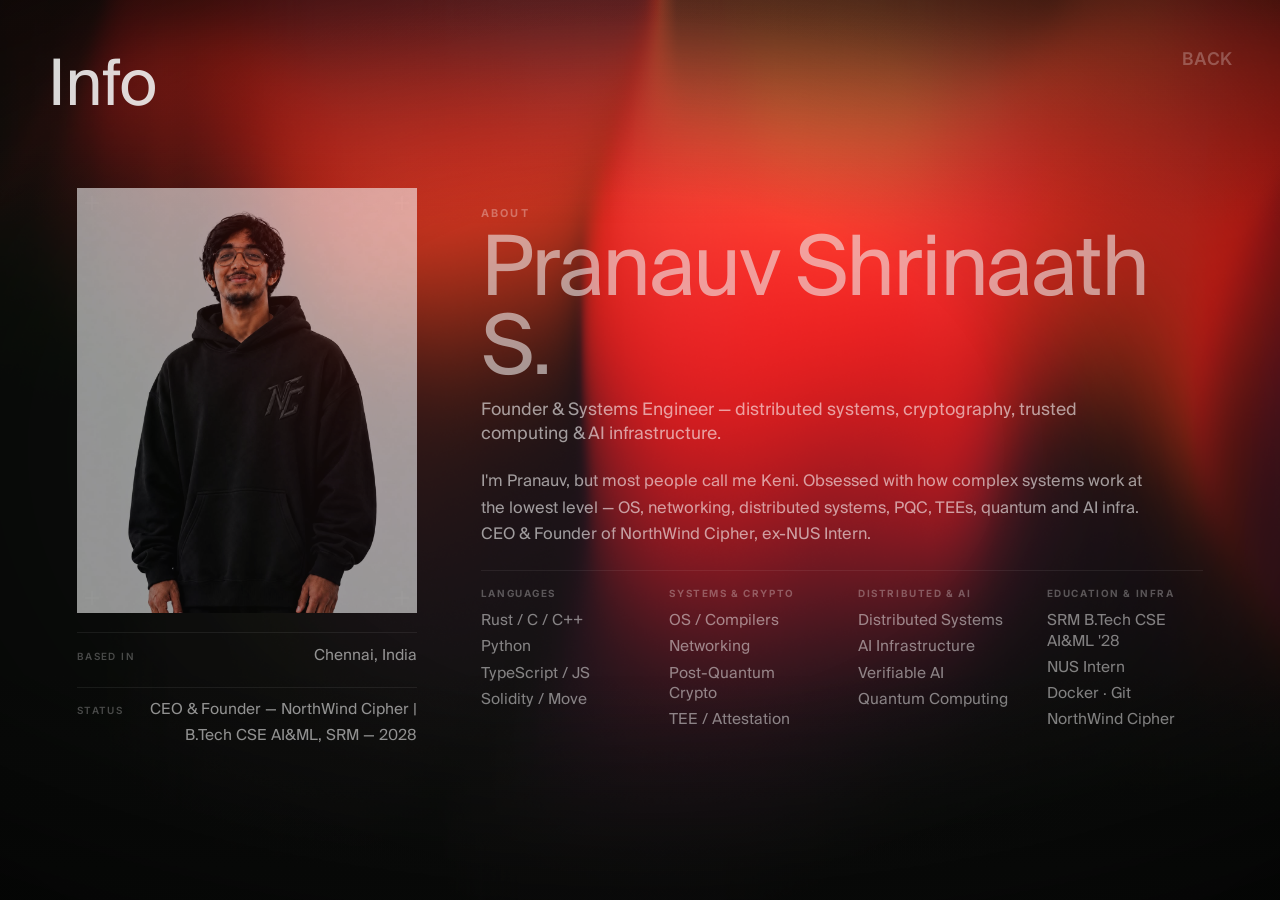
<file: info/index.html>
<!DOCTYPE html>
<html lang="en" data-i18n-title="info.title">
<head>
  <meta charset="UTF-8">
  <base href="/">
  <meta name="viewport" content="width=device-width, initial-scale=1.0">
  <title>Info — Pranauv Shrinaath</title>
  <meta name="description" content="Pranauv Shrinaath is a founder and systems engineer building difficult systems across distributed computing, cryptography, post-quantum security, trusted computing and AI infrastructure.">
  <meta property="og:type" content="website">
  <meta property="og:url" content="https://pranauvshrinaath.com/info">
  <meta property="og:title" content="Info — Pranauv Shrinaath">
  <meta property="og:description" content="Founder & Systems Engineer — CEO & Founder of NorthWind Cipher. 60+ projects, ex-NUS intern.">
  <meta property="og:image" content="https://pranauvshrinaath.com/assets/images/cover/cover.jpg">
  <meta name="twitter:card" content="summary_large_image">
  <meta name="twitter:image" content="https://pranauvshrinaath.com/assets/images/cover/cover.jpg">
  <meta name="author" content="Pranauv Shrinaath S">
  <meta name="theme-color" content="#0a0a0a">
  <link rel="icon" type="image/x-icon" href="/assets/favicon/favicon.ico">
  <link rel="canonical" href="https://pranauvshrinaath.com/info">
  <meta name="robots" content="index, follow, max-image-preview:large">
  <script type="application/ld+json">
  {
    "@context": "https://schema.org",
    "@type": "AboutPage",
    "url": "https://pranauvshrinaath.com/info",
    "about": { "@id": "https://pranauvshrinaath.com/#person" },
    "mainEntity": {
      "@type": "Person",
      "@id": "https://pranauvshrinaath.com/#person",
      "name": "Pranauv Shrinaath S",
      "alternateName": "Keni",
      "jobTitle": "Founder & Systems Engineer",
      "url": "https://pranauvshrinaath.com/",
      "image": "https://pranauvshrinaath.com/assets/images/profile/pranauv.jpg",
      "homeLocation": { "@type": "Place", "name": "Chennai, India" },
      "sameAs": [
        "https://github.com/KenidoesCode",
        "https://linkedin.com/in/pranauvshrinaath",
        "https://instagram.com/techuilaguy",
        "https://northwindcipher.com"
      ]
    }
  }
  </script>
  <link rel="preconnect" href="https://fonts.googleapis.com">
  <link rel="preconnect" href="https://fonts.gstatic.com" crossorigin>

  <link rel="stylesheet" href="https://fonts.googleapis.com/css2?family=Inter:wght@400;600;700&display=swap">
  <link rel="preload" href="/assets/fonts/Breton.woff2" as="font" type="font/otf" crossorigin>
  <link rel="preload" href="/assets/fonts/Machine.otf" as="font" type="font/otf" crossorigin>
  <link rel="preload" href="/assets/images/profile/pranauv.jpg" as="image" fetchpriority="high">
  <link rel="stylesheet" href="/styles/info.css">
</head>
<body>

  <div class="info-canvas" id="info-canvas"></div>
  <div class="info-vignette"></div>

  <div class="intro-overlay" id="intro-overlay"></div>

  <div class="page-title" id="page-title">Info</div>

  <a class="back-btn" id="back-btn" href="index.html" aria-label="Retour à l'accueil">
    <span class="chr-hover" data-chr="Back"></span>
  </a>

  <main class="info-main" id="info-main">

    <section class="info-left">
      <div class="info-photo-wrap">
        <img class="info-photo" src="/assets/images/profile/pranauv.jpg" alt="Pranauv Shrinaath S" decoding="async">
        <span class="frame-corner tl"></span>
        <span class="frame-corner tr"></span>
        <span class="frame-corner bl"></span>
        <span class="frame-corner br"></span>
      </div>
      <div class="info-meta">
        <span class="info-meta-label" data-i18n="info.meta.based">Based in</span>
        <span class="info-meta-value" data-i18n="info.meta.based.value">Chennai, India</span>
      </div>
      <div class="info-meta">
        <span class="info-meta-label" data-i18n="info.meta.status">Status</span>
        <span class="info-meta-value" data-i18n="info.meta.status.value">CEO & Founder — NorthWind Cipher | B.Tech CSE (AI & ML), SRM — 2028</span>
      </div>
    </section>

    <section class="info-right">
      <div class="info-headline">
        <span class="info-eyebrow" data-i18n="info.eyebrow">About</span>
        <h1 class="info-name">Pranauv Shrinaath S.</h1>
        <p class="info-role" data-i18n="info.role">Founder & Systems Engineer — distributed systems, cryptography, trusted computing & AI infrastructure.</p>
      </div>

      <p class="info-desc" data-i18n="info.desc">
        I'm Pranauv, but most people call me Keni. I'm obsessed with understanding how complex systems work at the lowest level — and then building them. My work spans operating systems, networking, distributed systems, modern & post-quantum cryptography, TEEs, quantum computing and AI infrastructure. Currently CEO & Founder of NorthWind Cipher, ex-Intern @ NUS (Big Data & Deep Learning).
      </p>

      <div class="info-skills">
        <div class="skill-col">
          <div class="skill-col-title" data-i18n="info.skills.frontend">Languages</div>
          <ul>
            <li>Rust / C / C++</li>
            <li>Python</li>
            <li>TypeScript / JS</li>
            <li>Solidity / Move</li>
          </ul>
        </div>
        <div class="skill-col">
          <div class="skill-col-title" data-i18n="info.skills.animation">Systems & Crypto</div>
          <ul>
            <li>OS / Compilers</li>
            <li>Networking</li>
            <li>Post-Quantum Crypto</li>
            <li>TEE / Attestation</li>
          </ul>
        </div>
        <div class="skill-col">
          <div class="skill-col-title" data-i18n="info.skills.backend">Distributed & AI</div>
          <ul>
            <li>Distributed Systems</li>
            <li>AI Infrastructure</li>
            <li>Verifiable AI</li>
            <li>Quantum Computing</li>
          </ul>
        </div>
        <div class="skill-col">
          <div class="skill-col-title" data-i18n="info.skills.security">Education & Infra</div>
          <ul>
            <li>SRM B.Tech CSE AI&ML '28</li>
            <li>NUS Intern</li>
            <li>Docker · Git</li>
            <li>NorthWind Cipher</li>
          </ul>
        </div>
      </div>
    </section>
  </main>

  <div class="info-bottom" id="info-bottom">
    <a class="info-mail chr-hover" data-chr="pranauvkeni@gmail.com" href="mailto:pranauvkeni@gmail.com"></a>
    <span class="info-version"><svg style="width: 1.25em; height: 1.25em; vertical-align: -0.25em;" viewBox="0 0 84 85" fill="currentColor" xmlns="http://www.w3.org/2000/svg">
  <path d="M11 38H54L37 21H51L73 43L51 65H37L54 48H11Z"/>
</svg>V3.0</span>
  </div>

  <script defer src="/js/i18n.js"></script>
  <script defer src="/js/core-renderer.js"></script>
  <script defer src="/js/hero-project.js"></script>
  <script defer src="/js/vendor/gsap.min.js"></script>
  <script defer src="/js/info.js"></script>
</body>
</html>
</file>
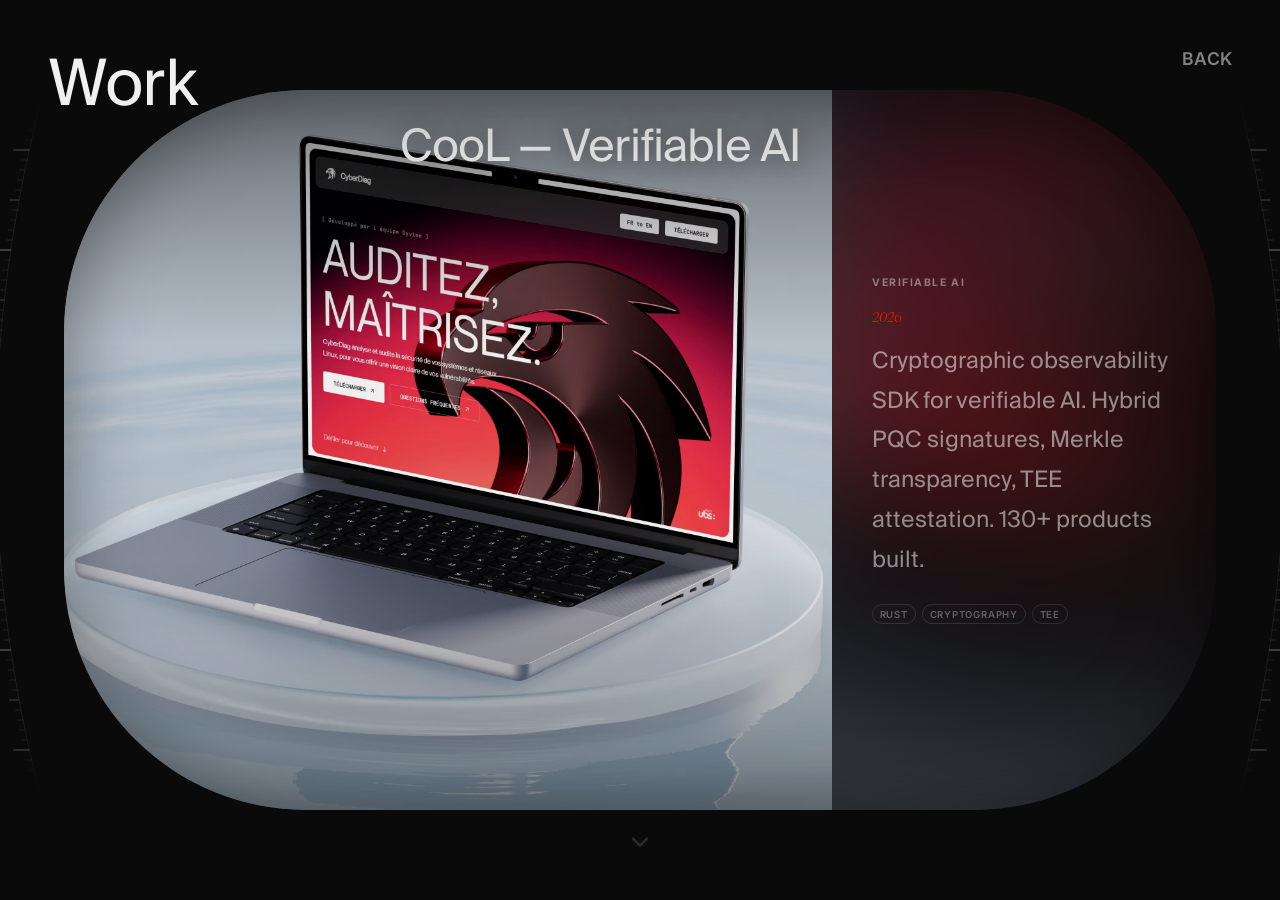
<file: works/index.html>
<!DOCTYPE html>
<html lang="en" data-i18n-title="works.title">
<head>
  <meta charset="UTF-8">
  <base href="/">
  <meta name="viewport" content="width=device-width, initial-scale=1.0">
  <title>Work — Pranauv Shrinaath</title>
  <meta name="description" content="Projects — Pranauv Shrinaath. A collection of systems, products and experiments built from the ground up.">
  <meta property="og:type" content="website">
  <meta property="og:url" content="https://pranauvshrinaath.com/works">
  <meta property="og:title" content="Work — Pranauv Shrinaath">
  <meta property="og:description" content="Systems, products and experiments — CooL, REMIT, PQ-IPsec, Confidential AI, OS, Compiler, NetLab, Blockchain.">
  <meta property="og:image" content="https://pranauvshrinaath.com/assets/images/cover/cover.jpg">
  <meta name="twitter:card" content="summary_large_image">
  <meta name="twitter:image" content="https://pranauvshrinaath.com/assets/images/cover/cover.jpg">
  <meta name="author" content="Pranauv Shrinaath S">
  <meta name="theme-color" content="#0a0a0a">
  <link rel="icon" type="image/x-icon" href="/assets/favicon/favicon.ico">
  <link rel="canonical" href="https://pranauvshrinaath.com/works">
  <meta name="robots" content="index, follow, max-image-preview:large">
  <script type="application/ld+json">
  {
    "@context": "https://schema.org",
    "@type": "CollectionPage",
    "url": "https://pranauvshrinaath.com/works",
    "name": "Projects — Pranauv Shrinaath",
    "about": { "@id": "https://pranauvshrinaath.com/#person" },
    "author": { "@id": "https://pranauvshrinaath.com/#person" }
  }
  </script>
  <link rel="preconnect" href="https://fonts.googleapis.com">
  <link rel="preconnect" href="https://fonts.gstatic.com" crossorigin>

  <link rel="stylesheet" href="https://fonts.googleapis.com/css2?family=Inter:wght@400;600;700&display=swap">
  <link rel="preload" href="/assets/fonts/Breton.woff2" as="font" type="font/otf" crossorigin>
  <link rel="preload" href="/assets/fonts/Machine.otf" as="font" type="font/otf" crossorigin>
  <link rel="stylesheet" href="/styles/works.css">
</head>
<body>

  <div class="intro-overlay" id="intro-overlay"></div>
  <div class="page-title" id="page-title">Work</div>

  <h1 class="sr-only" data-i18n="works.h1">Projects — Pranauv Shrinaath. A collection of systems, products and experiments built from the ground up.</h1>

  <a class="back-btn" id="back-btn" href="index.html" aria-label="Retour à l'accueil">
    <span class="chr-hover" data-chr="Back"></span>
  </a>

  <div class="scroll-hint" id="scroll-hint">Scroll to explore</div>

  <div class="scroll-chevron" id="scroll-chevron">
    <svg viewBox="0 0 24 24"><polyline points="6 9 12 15 18 9"/></svg>
  </div>

  <canvas class="ruler" id="ruler-left"></canvas>
  <canvas class="ruler" id="ruler-right"></canvas>
  <div class="counter-wrap" id="counter-wrap">
    <div class="counter-window">
      <div class="counter-strip" id="counter-strip"></div>
    </div>
  </div>

  <div class="cube-viewport" id="cube-viewport">
    <div class="cube-scene">
      <div class="cube" id="cube">
        <div class="cube-face" data-face="0"></div>
        <div class="cube-face" data-face="1"></div>
        <div class="cube-face" data-face="2"></div>
        <div class="cube-face" data-face="3"></div>
      </div>
    </div>
  </div>

  <script defer src="/js/i18n.js"></script>
  <script defer src="/js/vendor/gsap.min.js"></script>
  <script defer src="/js/works.js"></script>
</body>
</html>
</file>
<file: styles/index.css>
.sr-only {
  position: absolute;
  width: 1px;
  height: 1px;
  padding: 0;
  margin: -1px;
  overflow: hidden;
  clip: rect(0, 0, 0, 0);
  white-space: nowrap;
  border: 0;
}

@font-face {
  font-family: 'Breton';
  src: url('../assets/fonts/Breton.woff2') format('opentype');
  font-weight: normal;
  font-style: normal;
  font-display: block;
}

@font-face {
  font-family: 'other';
  src: url('../assets/fonts/Machine.otf') format('opentype');
  font-weight: normal;
  font-style: normal;
  font-display: block;
}

@font-face {
  font-family: 'Zirena';
  src: url('../assets/fonts/Zirena.woff2') format('woff2');
  font-weight: 800;
  font-style: normal;
  font-display: block;
}

*,
*::before,
*::after {
  box-sizing: border-box;
  margin: 0;
  padding: 0;
}

html {
  width: 100%;
  max-width: 100vw;
  min-height: 100%;
  scrollbar-width: none;
  overflow-x: clip;
}

html::-webkit-scrollbar {
  display: none;
}

body {
  width: 100%;
  max-width: 100vw;
  min-height: 100%;
  overflow-x: clip;
  background: #0a0a0a;
  color: #f0f0f0;
  font-family: 'Inter', 'Helvetica Neue', Arial, sans-serif;
  -webkit-font-smoothing: antialiased;
}


.intro-bg {
  position: fixed;
  top: 0;
  left: 0;
  right: 0;
  height: 100vh;
  height: 100dvh;
  z-index: 10000;
  background: #0a0a0a;
}


.name-layer {
  position: fixed;
  top: 0;
  left: 0;
  right: 0;
  height: 100vh;
  height: 100dvh;
  z-index: 10005;
  display: flex;
  align-items: center;
  justify-content: center;
  pointer-events: none;
  overflow: hidden;
}

.preloader-content {
  display: flex;
  align-items: baseline;
  position: relative;
  transform-origin: center center;
}


#preloader-logo {
  opacity: 0;
  position: relative;
  font-weight: 300;
  z-index: 2;
  flex-shrink: 0;
  font-family: 'Breton', sans-serif;
  font-size: clamp(2.2rem, 9vw, 9rem);
  line-height: 1.2;
  letter-spacing: -0.02em;
  color: #f0f0f0;
}


#preloader-first {
  opacity: 0;
  font-family: 'Breton', sans-serif;
  font-size: clamp(2.2rem, 9vw, 9rem);
  font-weight: 300;
  line-height: 1.2;
  letter-spacing: -0.08em;
  color: #f0f0f0;
  white-space: nowrap;
  position: absolute;
  left: 100%;
  top: 0;
}


#preloader-last {
  opacity: 0;
  font-family: 'other', sans-serif;
  font-size: clamp(2.2rem, 9vw, 9rem);
  line-height: 1.2;
  letter-spacing: -0.08em;
  color: #f0f0f0;
  white-space: nowrap;
  position: absolute;
  top: 0;
}

#preloader-logo .char,
#preloader-last .char,
#preloader-first .char {
  overflow: visible;
}


#preloader-dot {
  font-family: 'other', sans-serif;
  font-size: clamp(2.2rem, 9vw, 9rem);
  line-height: 1.2;
  color: #f0f0f0;
  position: absolute;
  top: 0;
  opacity: 0;
}


.transition-panel {
  position: fixed;
  top: 0;
  left: 0;
  right: 0;
  height: 100vh;
  height: 100dvh;
  z-index: 10002;
  pointer-events: none;
}

.t-panel-red {
  position: absolute;
  inset: 0;
  background: #ff1e00;
  transform: translateY(100%);
  will-change: transform;
}

.t-panel-dark {
  position: absolute;
  inset: 0;
  background: #0a0a0a;
  transform: translateY(100%);
  will-change: transform;
}


.scroll-wrap {
  position: relative;
  height: 400vh;
}


.hero {
  position: sticky;
  top: 0;
  width: 100%;
  height: 100vh;
  overflow: hidden;
  opacity: 0;
}

.hero-canvas {
  position: absolute;
  inset: 0;
  width: 100%;
  height: 100%;
  z-index: 0;
}

.hero-content {
  position: relative;
  z-index: 1;
  width: 100%;
  height: 100%;
  display: flex;
  flex-direction: column;
  justify-content: space-between;
  padding: 2rem 3rem;
  pointer-events: none;
}

.hero-content * {
  pointer-events: auto;
}


.hero-tagline {
  position: absolute;
  top: 3rem;
  left: 3rem;
  font-family: 'Breton', sans-serif;
  font-size: 0.85rem;
  line-height: 1.7;
  letter-spacing: 0.01em;
  color: #f0f0f0;
  mix-blend-mode: difference;
  clip-path: inset(0 0 100% 0);
  opacity: 0;
  max-width: 28rem;
}

.hero-tagline .other-accent {
  font-family: 'other', sans-serif;
}


.hero-bar {
  position: absolute;
  bottom: 3rem;
  left: 3rem;
  right: 3rem;
  display: flex;
  justify-content: space-between;
  align-items: flex-end;
  mix-blend-mode: difference;
  clip-path: inset(0 0 100% 0);
  opacity: 0;
}

.hero-line {
  position: absolute;
  bottom: calc(3rem + 2.8rem);
  left: 3rem;
  right: 3rem;
  height: 1px;
  background: rgba(255, 255, 255, 0.5);
  mix-blend-mode: difference;
  transform-origin: left center;
  opacity: 0;
}


.chr-hover {
  display: inline-flex;
  gap: 0;
  cursor: default;
  text-decoration: none;
  color: inherit;
}

a.chr-hover {
  cursor: pointer;
}

.ch-wrap {
  position: relative;
  overflow: hidden;
  display: inline-block;
}

.ch-top,
.ch-bot {
  display: block;
  font-size: 1.1rem;
  font-weight: 600;
  letter-spacing: 0em;
  text-transform: uppercase;
  line-height: 1.2;
  color: rgba(255, 255, 255, 0.8);
  transition: transform 0.6s cubic-bezier(0.87, 0, 0.13, 1);
  transition-delay: calc(var(--i) * 28ms);
}

.ch-bot {
  position: absolute;
  top: 100%;
  left: 0;
}

.chr-hover:hover .ch-top {
  transform: translateY(-100%);
}

.chr-hover:hover .ch-bot {
  transform: translateY(-100%);
}

.hero-bar-left .chr-hover .ch-top,
.hero-bar-left .chr-hover .ch-bot {
  transition: none;
}

.hero-bar-left .chr-hover:hover .ch-top,
.hero-bar-left .chr-hover:hover .ch-bot {
  transform: none;
}

.hero-bar-center {
  position: absolute;
  left: 50%;
  transform: translateX(-50%);
  display: flex;
  gap: 1.5rem;
  align-items: center;
}

.hero-bar-center .sep {
  font-size: 1.2rem;
  color: rgba(255, 255, 255, 0.2);
  user-select: none;
}

.hero-bar-right {
  display: flex;
  gap: 2rem;
}

@media (max-width: 768px) {

  .hero-bar-left,
  .hero-bar-right {
    display: none;
  }

  .hero-bar-center {
    position: static;
    transform: none;
    margin: 0 auto;
  }
}


.reveal-image-wrap {
  position: fixed;
  top: 0;
  left: 0;
  width: 100vw;
  height: 100vh;
  height: 100dvh;
  z-index: 10002;
  display: flex;
  align-items: center;
  justify-content: center;
  pointer-events: none;
  opacity: 0;
  overflow: hidden;
}

.reveal-image {
  position: absolute;
  width: 100%;
  height: 100%;
  object-fit: cover;
  display: block;
  will-change: transform;
  transform: scale(0);
}

.reveal-frame {
  position: absolute;
  inset: 0;
  transform: scale(0);
  will-change: transform;
  pointer-events: none;
}

.reveal-overlay {
  position: absolute;
  inset: 0;
  background: #0a0a0a;
  opacity: 0;
  pointer-events: none;
}


.reveal-corner {
  position: absolute;
  width: 18px;
  height: 18px;
  z-index: 2;
  pointer-events: none;
}

.reveal-corner::before,
.reveal-corner::after {
  content: '';
  position: absolute;
  background: #fff;
}

.reveal-corner::before {
  width: 1px;
  height: 100%;
  left: 50%;
  top: 0;
}

.reveal-corner::after {
  height: 1px;
  width: 100%;
  top: 50%;
  left: 0;
}

.reveal-corner.tl {
  top: 2rem;
  left: 2rem;
}

.reveal-corner.tr {
  top: 2rem;
  right: 2rem;
}

.reveal-corner.bl {
  bottom: 2rem;
  left: 2rem;
}

.reveal-corner.br {
  bottom: 2rem;
  right: 2rem;
}


.reveal-phrase {
  position: absolute;
  z-index: 2;
  font-family: 'other', sans-serif;
  font-size: clamp(1.1rem, 2.2vw, 2rem);
  color: #f0f0f0;
  text-align: center;
  letter-spacing: -0.02em;
  line-height: 1.1;
  pointer-events: none;
}

.reveal-phrase .rp-char {
  text-shadow: 0 0 18px rgba(0, 0, 0, 0.9), 0 0 40px rgba(0, 0, 0, 0.6);
}


.section-after {
  position: relative;
  min-height: 100vh;
  background: #0a0a0a;
  z-index: 20010;
}

.section-after::before {
  content: '';
  position: absolute;
  top: -30vh;
  left: 0;
  right: 0;
  height: 30vh;
  background: linear-gradient(to top, #0a0a0a, transparent);
  pointer-events: none;
  z-index: 3;
}


.about {
  position: relative;
  min-height: 100vh;
  padding: 45vh 4rem 80vh;
}

.about-text {
  position: relative;
  z-index: 20;
  width: 66.6%;
  font-family: 'Breton', sans-serif;
  font-size: clamp(1.8rem, 3.6vw, 3.4rem);
  line-height: 1.45;
  letter-spacing: -0.01em;
  color: #f0f0f0;
}

.about-text .word,
.about-sub .word,
.about-version .word {
  display: inline-block;
  opacity: 0;
  filter: blur(8px);
  transition: none;
}

@media (hover: none) and (pointer: coarse) {
  .about-text .word,
  .about-sub .word,
  .about-version .word {
    filter: none;
  }
}

.about-text .other-accent,
.about-sub .other-accent {
  font-family: 'other', sans-serif;
}

.about-sub {
  position: relative;
  z-index: 20;
  width: 28%;
  margin-top: 12vh;
  margin-left: 20%;
  font-family: 'Breton', sans-serif;
  font-size: clamp(0.9rem, 1.8vw, 1.7rem);
  line-height: 1.6;
  letter-spacing: -0.005em;
  color: #f0f0f0;
}

.about-btn {
  position: relative;
  z-index: 20;
  margin-top: 3.5rem;
  margin-left: 20%;
}

.about-version {
  position: relative;
  z-index: 20;
  width: 66.6%;
  margin-top: 16vh;
  text-align: right;
  font-family: 'Breton', sans-serif;
  font-size: clamp(1.8rem, 3.6vw, 3.4rem);
  line-height: 1.45;
  letter-spacing: -0.01em;
  color: #f0f0f0;
}


.projects {
  position: relative;
  padding: 20vh 0;
  min-height: 100vh;
  z-index: 20010;
}

.projects-inner {
  position: relative;
  display: flex;
  align-items: flex-start;
  min-height: 100vh;
}

.projects-list {
  position: sticky;
  top: 0;
  height: 100vh;
  width: 45%;
  display: flex;
  flex-direction: column;
  justify-content: center;
  padding-left: 12vw;
  gap: 0;
  z-index: 10;
}

.proj-item {
  font-family: 'Breton', sans-serif;
  font-size: clamp(2rem, 4vw, 4rem);
  line-height: 1.3;
  letter-spacing: -0.02em;
  color: rgba(255, 255, 255, 0.2);
  padding: 0.6em 0;
  cursor: pointer;
  transition: color 0.5s ease;
  white-space: nowrap;
  border-bottom: 1px solid rgba(255, 255, 255, 0.08);
}

.proj-item:first-child {
  border-top: 1px solid rgba(255, 255, 255, 0.08);
}

.proj-item.active {
  color: #f0f0f0;
}

.proj-preview {
  position: fixed;
  top: 0;
  right: 0;
  height: 100vh;
  width: 50%;
  display: flex;
  align-items: center;
  justify-content: center;
  perspective: 800px;
  pointer-events: none;
  opacity: 0;
  z-index: 30005;
  transition: opacity 0.4s ease;
}

.proj-preview.visible {
  pointer-events: auto;
  opacity: 1;
}

.proj-card {
  position: relative;
  width: min(30vw, 440px);
  transition: opacity 0.4s ease;
  will-change: transform;
  transform-style: preserve-3d;
}

.proj-card img {
  width: 100%;
  height: auto;
  display: block;
  object-fit: cover;
  cursor: none;
}

.proj-meta {
  display: flex;
  justify-content: space-between;
  margin-bottom: 0.6rem;
}

.proj-date,
.proj-label {
  font-family: 'Inter', sans-serif;
  font-size: 0.75rem;
  font-weight: 600;
  letter-spacing: 0.1em;
  color: rgba(255, 255, 255, 0.45);
  text-transform: uppercase;
}

.proj-cursor {
  position: fixed;
  pointer-events: none;
  z-index: 30006;
  opacity: 0;
  transform: translate(-50%, -50%);
  background: #f0f0f0;
  color: #0a0a0a;
  font-family: 'Inter', sans-serif;
  font-size: 0.7rem;
  font-weight: 700;
  letter-spacing: 0.08em;
  text-transform: uppercase;
  padding: 1em 1.6em;
  border-radius: 50px;
  transition: opacity 0.3s ease, transform 0.3s ease;
  white-space: nowrap;
}

.proj-cursor.active {
  opacity: 1;
}


.circle-gallery {
  position: relative;
  height: 600vh;
  background: #0a0a0a;
  z-index: 20001;
  overflow: hidden;
}

.circle-gallery-pin {
  position: relative;
  width: 100%;
  height: 100vh;
  display: flex;
  align-items: center;
  justify-content: center;
  perspective: 1200px;
}

.cg-img {
  position: absolute;
  width: clamp(120px, 14vw, 210px);
  aspect-ratio: 3/2;
  transform-style: preserve-3d;
}

.cg-slice {
  position: absolute;
  top: 0;
  height: 100%;
  will-change: transform;
}

.cg-phrase {
  position: absolute;
  font-family: 'Breton', sans-serif;
  font-size: clamp(1.6rem, 3.5vw, 3.2rem);
  color: #fff;
  text-align: center;
  max-width: 600px;
  line-height: 1.3;
  will-change: opacity, transform;
  z-index: 900;
}

.cg-phrase .word {
  display: inline-block;
  opacity: 0;
  filter: blur(8px);
}

.cg-phrase .other-accent {
  font-family: 'other', sans-serif;
}


.fluid-line-svg {
  position: absolute;
  top: -30vh;
  left: 0;
  width: 100%;
  height: calc(100% + 100vh);
  pointer-events: none;
  z-index: 1;
  overflow: visible;
}

.fluid-line {
  fill: none;
  stroke: #ff1e00;
  stroke-width: 72;
  stroke-linecap: round;
  stroke-linejoin: round;
}

.about-photo-wrap {
  position: absolute;
  right: 0;
  top: 35vh;
  z-index: 5;
}

.about-photo {
  width: min(55vw, 780px);
  height: auto;
  object-fit: cover;
  display: block;
  will-change: transform;
  opacity: 0;
  filter: blur(20px);
  border-radius: 280px 0 0 280px;
}


.page-fade {
  position: fixed;
  inset: 0;
  background: #0a0a0a;
  z-index: 30012;
  opacity: 0;
  pointer-events: none;
}


.work-transition-overlay {
  position: fixed;
  inset: 0;
  background: #0a0a0a;
  z-index: 30030;
  opacity: 0;
  pointer-events: none;
}

.work-flying-text {
  position: fixed;
  z-index: 30035;
  font-family: 'Breton', sans-serif;
  font-weight: 300;
  line-height: 1.2;
  letter-spacing: -0.02em;
  color: #f0f0f0;
  pointer-events: none;
  white-space: nowrap;
  opacity: 0;
  will-change: transform;
}


.flying-title {
  position: fixed;
  z-index: 30030;
  font-family: 'Breton', sans-serif;
  line-height: 1.3;
  letter-spacing: -0.02em;
  color: #f0f0f0;
  pointer-events: none;
  white-space: nowrap;
  opacity: 0;
  will-change: transform;
  transform-origin: left top;
}


.project-detail {
  position: fixed;
  inset: 0;
  z-index: 30015;
  background: #0a0a0a;
  pointer-events: none;
  opacity: 0;
  overflow: hidden;
}

.project-detail.active {
  pointer-events: auto;
}

.detail-back {
  position: absolute;
  top: 3rem;
  left: 3rem;
  z-index: 2;
  cursor: pointer;
  opacity: 0;
}

.detail-info {
  width: 70%;
  height: 100vh;
  padding: 22vh 4rem 4rem;
  display: flex;
  flex-direction: column;
}

.detail-title-wrap {
  display: flex;
  align-items: baseline;
  gap: 0.8rem;
  opacity: 0;
}

.detail-title {
  font-family: 'Breton', sans-serif;
  font-size: clamp(3rem, 5vw, 5rem);
  line-height: 1.3;
  letter-spacing: -0.02em;
  color: #f0f0f0;
  white-space: nowrap;
}

.detail-year {
  font-family: 'Inter', sans-serif;
  font-size: 0.8rem;
  font-weight: 600;
  letter-spacing: 0.08em;
  color: #f0f0f0;
  white-space: nowrap;
}

.detail-desc {
  font-family: 'Breton', sans-serif;
  font-size: clamp(0.85rem, 1.1vw, 1.05rem);
  line-height: 1.8;
  color: rgba(255, 255, 255, 0.45);
  max-width: 28rem;
  margin-top: 2.5rem;
  opacity: 0;
}

.detail-tags {
  display: flex;
  gap: 0.5rem;
  margin-top: 1.5rem;
  flex-wrap: wrap;
  opacity: 0;
}

.detail-tag {
  font-family: 'Inter', sans-serif;
  font-size: 0.7rem;
  font-weight: 600;
  letter-spacing: 0.08em;
  text-transform: uppercase;
  color: rgba(255, 255, 255, 0.35);
  border: 1px solid rgba(255, 255, 255, 0.1);
  padding: 0.4em 0.8em;
  border-radius: 50px;
}

.detail-visit {
  display: none;
  align-items: center;
  width: fit-content;
  margin-top: 2rem;
  padding: 0.7em 1.4em;
  border: 1px solid rgba(255, 255, 255, 0.15);
  border-radius: 50px;
  opacity: 0;
  transition: border-color 0.5s ease, background-color 0.5s ease;
}

.detail-visit.has-link {
  display: inline-flex;
}

.detail-visit:hover {
  border-color: rgba(255, 255, 255, 0.4);
  background-color: rgba(255, 255, 255, 0.04);
}

.detail-visit .ch-top,
.detail-visit .ch-bot {
  font-size: 0.72rem;
  letter-spacing: 0.1em;
  color: rgba(255, 255, 255, 0.7);
}

.detail-visit:hover .ch-top,
.detail-visit:hover .ch-bot {
  color: #f0f0f0;
}

.detail-gallery-wrap {
  position: absolute;
  top: 0;
  right: 0;
  width: 55%;
  height: 100vh;
  display: flex;
  align-items: stretch;
}

.detail-thumbs {
  width: 14%;
  height: 100vh;
  overflow-y: clip;
  overflow-x: visible;
  flex-shrink: 0;
}

.detail-thumbs-inner {
  display: flex;
  flex-direction: column;
  gap: 0.5rem;
  padding: 50vh 0;
  will-change: transform;
}

.detail-thumbs-inner img {
  width: 100%;
  height: auto;
  display: block;
  opacity: 0.4;
  cursor: pointer;
  transition: opacity 0.3s ease;
}

.detail-thumbs-inner img.active {
  opacity: 1;
}

.detail-selected {
  flex: 1;
  display: flex;
  align-items: center;
  justify-content: center;
  padding: 2rem;
  perspective: 800px;
}

.detail-selected img {
  max-width: 100%;
  max-height: 85vh;
  height: auto;
  display: block;
  object-fit: contain;
  will-change: transform;
  transform-style: preserve-3d;
}


.scroll-timeline {
  position: fixed;
  right: 2rem;
  top: 50%;
  transform: translateY(-50%);
  z-index: 30015;
  display: flex;
  flex-direction: column;
  align-items: center;
  height: 80vh;
  opacity: 0;
  pointer-events: none;
  transition: opacity 0.4s;
}

.scroll-timeline.visible {
  opacity: 1;
}

.st-label {
  position: absolute;
  right: calc(100% + 14px);
  font-family: 'Breton', sans-serif;
  font-size: clamp(0.8rem, 1vw, 0.95rem);
  color: #fff;
  white-space: nowrap;
  letter-spacing: 0.02em;
}

.scroll-pct {
  position: fixed;
  left: 2rem;
  top: 50%;
  transform: translateY(-50%);
  z-index: 30015;
  font-family: 'Breton', sans-serif;
  font-size: clamp(0.8rem, 1vw, 0.95rem);
  color: #fff;
  letter-spacing: 0.02em;
  pointer-events: none;
  opacity: 0;
  transition: opacity 0.4s;
}

.scroll-pct.visible {
  opacity: 1;
}

.st-bar {
  position: relative;
  width: 2px;
  height: 100%;
  display: flex;
  flex-direction: column;
  gap: 6px;
}

.st-seg {
  flex: 1;
  position: relative;
  background: rgba(255, 255, 255, 0.08);
  cursor: pointer;
  pointer-events: auto;
  transform-origin: center;
  transition: transform 0.35s cubic-bezier(0.4, 0, 0.2, 1);
}

.st-seg:hover {
  transform: scaleX(3);
}

.scroll-timeline:not(.visible) .st-seg {
  pointer-events: none;
}

.st-seg::before {
  content: '';
  position: absolute;
  inset: 0 -10px;
}

.st-seg-fill {
  position: absolute;
  top: 0;
  left: 0;
  width: 100%;
  height: 0%;
  background: #fff;
}


.skills {
  position: relative;
  min-height: 100vh;
  padding-bottom: 30vh;
  background: #0a0a0a;
  z-index: 30010;
}

.skills-inner {
  position: relative;
  z-index: 30013;
  display: flex;
  align-items: flex-start;
  min-height: 100vh;
}

.skills-left {
  position: sticky;
  top: 0;
  width: 60%;
  height: 100vh;
  display: flex;
  flex-direction: column;
  justify-content: flex-start;
  padding-top: 15vh;
  padding-left: 8rem;
  padding-right: 4rem;
  flex-shrink: 0;
}

.skills-subtitle {
  font-family: 'Breton', sans-serif;
  font-size: clamp(1rem, 1.5vw, 1.2rem);
  font-weight: 300;
  letter-spacing: -0.02em;
  color: #f0f0f0;
  margin-bottom: 2.5rem;
  line-height: 1.2;
}

.skills-text {
  font-family: 'Zirena', sans-serif;
  font-size: clamp(1.8rem, 3vw, 2.5rem);
  font-weight: 800;
  text-transform: uppercase;
  line-height: 1.1;
  color: #f0f0f0;
  max-width: 100%;
  margin-bottom: 0;
}

.skills-text .other-accent {
  font-family: 'Zirena', sans-serif;
}

.skills-separator {
  width: 100%;
  height: 1px;
  background: rgba(255, 255, 255, 0.15);
  margin: 3rem 0;
}

.skills-contact {
  display: inline-flex;
  cursor: pointer;
  text-decoration: none;
  color: inherit;
  margin-bottom: 3rem;
}

.skills-arrow {
  font-size: clamp(8rem, 14vw, 12rem);
  color: #ff1e00;
  line-height: 1;
  user-select: none;
  pointer-events: none;
  will-change: transform;
}

.skills-right {
  width: 40%;
  padding: 15vh 4rem 50vh 2rem;
  flex-shrink: 0;
}

.skill-header {
  display: flex;
  justify-content: space-between;
  align-items: center;
  padding: 1.8rem 0;
  cursor: pointer;
  user-select: none;
}

.skill-header-title {
  font-family: 'Breton', sans-serif;
  font-size: clamp(2rem, 2.8vw, 2.6rem);
  font-weight: 300;
  letter-spacing: -0.01em;
  color: #f0f0f0;
  transition: color 0.3s ease;
}

.skill-group.open .skill-header-title {
  color: #f0f0f0;
}

.skill-header-icon {
  width: 24px;
  height: 24px;
  position: relative;
  flex-shrink: 0;
}

.skill-header-icon::before,
.skill-header-icon::after {
  content: '';
  position: absolute;
  background: #f0f0f0;
  transition: transform 0.4s cubic-bezier(0.87, 0, 0.13, 1);
}

.skill-header-icon::before {
  top: 50%;
  left: 3px;
  right: 3px;
  height: 1px;
  transform: translateY(-50%);
}

.skill-header-icon::after {
  left: 50%;
  top: 3px;
  bottom: 3px;
  width: 1px;
  transform: translateX(-50%);
}

.skill-group.open .skill-header-icon::after {
  transform: translateX(-50%) rotate(90deg);
}

.skill-body {
  overflow: hidden;
  height: 0;
}

.skill-body-inner {
  list-style: none;
  padding: 0 0 1.6rem 0;
  margin: 0;
}

.skill-body-inner li {
  font-family: 'Breton', sans-serif;
  font-size: clamp(1rem, 1.3vw, 1.2rem);
  line-height: 2.2;
  color: rgba(255, 255, 255, 0.45);
}


.contact {
  position: relative;
  min-height: 180vh;
  z-index: 30015;
  overflow: hidden;
}

.contact-pin {
  position: sticky;
  top: 0;
  height: 100vh;
  z-index: 20006;
}

.contact-bg {
  position: fixed;
  inset: 0;
  background: #0a0a0a;
  z-index: 5;
  pointer-events: none;
  display: none;
}

.contact-blob-wrap {
  position: fixed;
  bottom: 0;
  left: 0;
  right: 0;
  height: 0;
  z-index: 30012;
  pointer-events: none;
  display: flex;
  justify-content: center;
  align-items: flex-end;
}

.contact-blob {
  position: absolute;
  bottom: 0;
  left: 50%;
  width: 300vmax;
  height: 300vmax;
  background: #f0f0f0;
  border-radius: 50%;
  transform: translate(-50%, 50%) scale(0);
  will-change: transform;
}

.contact-title {
  position: absolute;
  top: 6%;
  left: 6%;
  font-family: 'Zirena', sans-serif;
  font-size: clamp(5rem, 13vw, 12rem);
  font-weight: 800;
  letter-spacing: -0.03em;
  line-height: 0.9;
  color: #0a0a0a;
  z-index: 3;
  pointer-events: none;
  white-space: nowrap;
  will-change: transform;
}

.contact-frame {
  position: absolute;
  top: 10%;
  left: 75%;
  width: 25%;
  aspect-ratio: 2/3;
  z-index: 2;
  overflow: hidden;
  pointer-events: none;
  will-change: transform, filter;
}

.frame-corner {
  position: absolute;
  width: 14px;
  height: 14px;
  z-index: 5;
  pointer-events: none;
}

.frame-corner::before,
.frame-corner::after {
  content: '';
  position: absolute;
  background: #fff;
}

.frame-corner::before {
  width: 1px;
  height: 100%;
  left: 50%;
  transform: translateX(-50%);
}

.frame-corner::after {
  height: 1px;
  width: 100%;
  top: 50%;
  transform: translateY(-50%);
}

.frame-corner.tl {
  top: 8px;
  left: 8px;
}

.frame-corner.tr {
  top: 8px;
  right: 8px;
}

.frame-corner.bl {
  bottom: 8px;
  left: 8px;
}

.frame-corner.br {
  bottom: 8px;
  right: 8px;
}

.contact-frame-img {
  width: 100%;
  height: 145%;
  object-fit: cover;
  display: block;
  will-change: transform;
}

.contact-dispo {
  position: absolute;
  width: 12.5%;
  text-align: justify;
  z-index: 4;
  pointer-events: none;
  will-change: transform, opacity;
}

#contact-dispo {
  top: 32%;
  left: 56.25%;
}

.contact-dispo p {
  font-family: 'Breton', sans-serif;
  font-size: clamp(0.95rem, 1.5vw, 1.35rem);
  line-height: 1;
  letter-spacing: -0.005em;
  color: #0a0a0a;
  margin: 0.65rem 0;
}

.contact-dispo .other-accent {
  font-family: 'other', sans-serif;
}

#contact-frame-2 {
  top: 70%;
  left: 50%;
}

#contact-dispo-2 {
  top: 72%;
  left: 81.25%;
  right: auto;
}

.contact-bottom {
  position: absolute;
  bottom: 8vh;
  left: 6%;
  z-index: 3;
  display: flex;
  flex-direction: column;
  gap: 1.4rem;
  align-items: flex-start;
}

.contact-socials {
  display: flex;
  flex-direction: column;
  gap: 0.4rem;
  align-items: flex-start;
  clip-path: inset(0 0 100% 0);
}

.contact-socials .chr-hover {
  font-size: clamp(1.2rem, 2vw, 1.8rem);
}

.contact-socials .chr-hover .ch-top,
.contact-socials .chr-hover .ch-bot {
  color: #0a0a0a;
  font-size: inherit;
  text-transform: none;
  letter-spacing: -0.01em;
  font-family: 'Breton', sans-serif;
}

.contact-mail {
  font-family: 'Breton', sans-serif;
  font-size: clamp(1rem, 1.5vw, 1.25rem);
  color: #0a0a0a;
  text-decoration: none;
  clip-path: inset(0 0 100% 0);
  transition: opacity 0.3s ease;
  letter-spacing: -0.01em;
}

.contact-mail:hover {
  opacity: 0.4;
}


.footer-transition {
  position: relative;
  height: 80vh;
  z-index: 20007;
  pointer-events: none;
}

.footer {
  position: fixed;
  inset: 0;
  height: 100vh;
  overflow: hidden;
  z-index: 20008;
  visibility: hidden;
  background: #0a0a0a;
}

.footer-content {
  position: relative;
  width: 100%;
  height: 100%;
  display: flex;
  flex-direction: column;
  justify-content: flex-end;
}

.footer-ascii-wrap {
  position: absolute;
  inset: 0;
  display: flex;
  justify-content: space-between;
  pointer-events: none;
  overflow: hidden;
}

.footer-ascii {
  width: 50%;
  height: 100%;
  overflow: hidden;
  display: flex;
  align-items: center;
  will-change: transform;
}

.footer-ascii pre {
  font-family: 'Courier New', monospace;
  font-size: clamp(0.35rem, 0.5vw, 0.6rem);
  line-height: 1.1;
  letter-spacing: 0.5em;
  color: #ff3b14;
  white-space: pre;
  user-select: none;
  opacity: 0.7;
  pointer-events: auto;
  cursor: default;
}

.footer-ascii.left {
  justify-content: flex-start;
}

.footer-ascii.right {
  justify-content: flex-end;
}

.footer-top {
  position: absolute;
  top: 0;
  left: 0;
  right: 0;
  z-index: 2;
  display: flex;
  justify-content: space-between;
  padding: 2.5rem 3rem;
}

.footer-top-col {
  display: flex;
  flex-direction: column;
  gap: 0.6rem;
}

.footer-top-col a {
  text-decoration: none;
}

.footer-top-col .chr-hover .ch-top,
.footer-top-col .chr-hover .ch-bot {
  color: #fff;
}

.footer-top-col .footer-mail .ch-top,
.footer-top-col .footer-mail .ch-bot {
  text-transform: none;
}

.footer-top-col .footer-date .ch-top,
.footer-top-col .footer-date .ch-bot {
  color: #fff;
  pointer-events: none;
}

.footer-top-col .footer-date .ch-wrap {
  cursor: default;
}

.footer-name {
  position: absolute;
  bottom: 0;
  left: 0;
  z-index: 1;
  display: flex;
  align-items: baseline;
  justify-content: space-between;
  width: 100%;
  padding: 0 1.5vw;
  white-space: nowrap;
}

.footer-name-first {
  font-family: 'Breton', sans-serif;
  font-size: 17vw;
  font-weight: 300;
  line-height: 0.8;
  letter-spacing: -0.06em;
  color: #f0f0f0;
}

.footer-name-first .first-letter {
  letter-spacing: -0.02em;
}

.footer-name-last {
  font-family: 'other', sans-serif;
  font-size: 17vw;
  line-height: 0.8;
  letter-spacing: -0.06em;
  color: #f0f0f0;
}

.footer-name-dot {
  font-family: 'other', sans-serif;
  font-size: 17vw;
  line-height: 0.8;
  color: #ff1e00;
}


@media (max-width: 768px) {

  
  
  .hero {
    height: 100dvh;
  }

  .hero-content {
    padding: 1.5rem;
  }

  .hero-tagline {
    top: 1.5rem;
    left: 1.5rem;
    font-size: 0.75rem;
    max-width: calc(100vw - 3rem);
  }

  .hero-line {
    bottom: calc(1.5rem + 2.8rem);
    left: 1.5rem;
    right: 1.5rem;
  }

  .hero-bar {
    bottom: 1.5rem;
    left: 1.5rem;
    right: 1.5rem;
  }

  .hero-bar .chr-hover .ch-top,
  .hero-bar .chr-hover .ch-bot {
    font-size: 0.9rem;
  }

  
  .about {
    padding: 12vh 1.5rem 20vh;
  }

  .about-text {
    width: 100%;
  }

  .about-sub {
    width: 100%;
    margin-left: 0;
    margin-top: 5vh;
  }

  .about-btn {
    margin-left: 0;
  }

  .about-version {
    width: 100%;
    margin-top: 8vh;
  }

  .about-photo-wrap {
    position: relative;
    right: auto;
    top: auto;
    margin-top: 6vh;
    width: 100%;
  }

  .about-photo {
    width: 100%;
    border-radius: 140px 140px 0 0;
  }

  
  .projects {
    padding: 35vh 0 10vh;
    z-index: 30030;
    position: relative;
  }

  .projects-inner {
    flex-direction: column;
  }

  .projects-list {
    position: relative;
    top: auto;
    width: 100%;
    height: auto;
    padding-left: 1.5rem;
    padding-right: 1.5rem;
  }

  .proj-item {
    white-space: normal;
    font-size: clamp(1.6rem, 7vw, 2.5rem);
  }

  .proj-preview {
    display: none !important;
  }

  .proj-cursor {
    display: none;
  }

  
  .circle-gallery {
    display: none !important;
  }
  .cg-phrase {
    display: none !important;
  }

  
  .skills-inner {
    flex-direction: column;
  }

  .skills-left {
    position: relative;
    width: 100%;
    height: auto;
    padding: 8vh 1.5rem 3vh;
  }

  .skills-right {
    width: 100%;
    padding: 0 1.5rem 15vh;
  }

  .skills-arrow {
    font-size: clamp(4rem, 20vw, 7rem);
  }

  
  .contact-title {
    font-size: clamp(3.5rem, 15vw, 6rem);
    top: 15%;
    left: 50%;
    width: 100%;
    text-align: center;
    transform: translateX(-50%) !important;
  }

  .contact-frame {
    display: none !important;
  }

  .contact-dispo {
    width: 85%;
    left: 50% !important;
    transform: translateX(-50%) !important;
    text-align: center;
  }

  #contact-dispo {
    top: 36%;
  }

  #contact-dispo-2 {
    top: 54%;
    right: auto;
  }

  .contact-dispo p {
    font-size: clamp(0.95rem, 4vw, 1.2rem);
    line-height: 1.4;
    text-align: center;
  }

  .contact-bottom {
    left: 50%;
    transform: translateX(-50%) !important;
    bottom: 8vh;
    align-items: center;
    width: 100%;
  }

  .contact-socials {
    align-items: center;
  }

  
  .project-detail {
    overflow-y: auto;
  }

  .detail-info {
    width: 100%;
    height: auto;
    padding: 5rem 1.5rem 2rem;
  }

  .detail-gallery-wrap {
    position: relative;
    width: 100%;
    height: auto;
    top: auto;
    right: auto;
  }

  .detail-back {
    top: 1.5rem;
    left: 1.5rem;
  }

  .detail-thumbs {
    width: 18%;
  }

  
  .scroll-timeline {
    display: none;
  }

  .scroll-pct {
    display: none;
  }

  
  .footer-top {
    position: absolute;
    inset: 0;
    padding: 0;
    display: block;
  }

  .footer-top-col {
    position: absolute;
    width: auto;
    gap: 0.8rem;
  }

  .footer-top-col:nth-child(1) {
    
    top: 60vh;
    left: 50%;
    transform: translateX(-50%);
    align-items: center;
    text-align: center;
    width: 100%;
  }

  .footer-top-col:nth-child(2) {
    
    top: 2rem;
    right: 2rem;
    align-items: flex-end;
    text-align: right;
  }

  .footer-top-col:nth-child(3) {
    
    top: 2rem;
    left: 2rem;
    align-items: flex-start;
    text-align: left;
  }

  .footer-ascii-wrap {
    display: flex;
    overflow: visible;
  }

  .footer-ascii {
    width: max-content;
    overflow: visible;
  }
}

@media (max-width: 1200px) {
  .footer-ascii.right {
    display: none !important;
  }
}

@media (prefers-reduced-motion: reduce) {
  *, *::before, *::after {
    animation-duration: 0.01ms !important;
    animation-iteration-count: 1 !important;
    transition-duration: 0.01ms !important;
    scroll-behavior: auto !important;
  }
}

/* --- AWARDS SECTION --- */
.awards {
  position: relative;
  background: #0a0a0a;
  z-index: 30010;
  padding: 0 4rem 15vh;
}
.awards-inner {
  max-width: 100%;
}
.awards-list {
  display: flex;
  flex-direction: column;
}
.award-item {
  position: relative;
  display: flex;
  justify-content: space-between;
  align-items: center;
  padding: 2rem 1rem;
  border-bottom: 1px solid rgba(255, 255, 255, 0.15);
  font-family: 'Inter', sans-serif;
  font-size: clamp(1rem, 2vw, 1.5rem);
  color: rgba(255, 255, 255, 0.3);
  transition: color 0.4s ease;
  cursor: none;
  z-index: 1;
}
.award-item::before {
  content: "";
  position: absolute;
  top: 0; left: 0; right: 0; bottom: 0;
  background-color: #ffffff;
  z-index: -1;
  clip-path: polygon(0 0, 0 0, 0 100%, 0 100%);
  transition: clip-path 0.5s cubic-bezier(0.77, 0, 0.175, 1);
}
.award-item:first-child {
  border-top: 1px solid rgba(255, 255, 255, 0.15);
}
.award-item > div {
  flex: 1;
}
.award-org {
  text-align: left;
}
.award-site {
  text-align: center;
}
.award-prize {
  text-align: center;
}
.award-date {
  text-align: right;
}

@media (max-width: 768px) {
  .awards {
    padding: 0 1.5rem 10vh;
  }
  .award-item {
    font-size: clamp(0.7rem, 3vw, 1rem);
  }
  .award-date {
    display: none;
  }
  .award-org {
    flex: 1.5;
  }
}

.awards-title {
  padding: 0;
  margin-bottom: 2rem;
}

.active-award {
  color: #000000 !important;
}
.active-award::before {
  clip-path: polygon(0 0, 100% 0, 100% 100%, 0 100%);
}

.awards {
  margin-top: -15vh;
  margin-bottom: 0;
  padding-bottom: 45vh;
}

.awards-title {
  font-size: clamp(2rem, 3vw, 2.4rem) !important;
}

/* --- HIRE ME CTA — matches site bg #0a0a0a + Breton/Inter type --- */
.hire-btn {
  font-family: 'Breton', 'Inter', sans-serif;
  display: inline-flex;
  align-items: center;
  gap: 0.5em;
  padding: 0.9em 1.9em;
  border-radius: 50px;
  font-size: 0.85rem;
  font-weight: 600;
  letter-spacing: 0.08em;
  text-transform: uppercase;
  text-decoration: none;
  line-height: 1;
  cursor: pointer;
  transition: background-color 0.35s ease, color 0.35s ease, border-color 0.35s ease, transform 0.35s ease;
}
.hire-btn:hover {
  transform: translateY(-2px);
}
.hire-btn span {
  font-size: 1em;
  line-height: 1;
}
/* Footer is dark #0a0a0a → light pill */
.hire-btn-footer {
  background: #f0f0f0;
  color: #0a0a0a;
  border: 1px solid #f0f0f0;
  margin-top: 0.9rem;
}
.hire-btn-footer:hover {
  background: #ff1e00;
  border-color: #ff1e00;
  color: #fff;
}
/* Contact pin is light #f0f0f0 blob → dark pill */
.hire-btn-contact {
  background: #0a0a0a;
  color: #f0f0f0;
  border: 1px solid #0a0a0a;
  margin-top: 0.4rem;
}
.hire-btn-contact:hover {
  background: #ff1e00;
  border-color: #ff1e00;
  color: #fff;
}
/* Landing hero — top-aligned with the tagline, on the right */
.hire-btn-hero {
  position: absolute;
  top: 3rem;
  right: 3rem;
  left: auto;
  background: #f0f0f0;
  color: #0a0a0a;
  border: 1px solid #f0f0f0;
  opacity: 0;
  clip-path: inset(0 0 100% 0);
}
.hire-btn-hero:hover {
  background: #ff1e00;
  border-color: #ff1e00;
  color: #fff;
}
@media (max-width: 768px) {
  .hire-btn {
    font-size: 0.8rem;
    padding: 0.85em 1.6em;
  }
  .hire-btn-contact {
    align-self: center;
  }
  .hire-btn-hero {
    top: 8.5rem;
    right: 1.5rem;
    left: auto;
  }
}
</file>
<file: styles/contact.css>
@font-face {
  font-family: 'Breton';
  src: url('../assets/fonts/Breton.woff2') format('opentype');
  font-weight: normal; font-style: normal; font-display: block;
}
@font-face {
  font-family: 'other';
  src: url('../assets/fonts/Machine.otf') format('opentype');
  font-weight: normal; font-style: normal; font-display: block;
}

*, *::before, *::after { box-sizing: border-box; margin: 0; padding: 0; }
html { width: 100%; height: 100%; scrollbar-width: none; overflow: hidden; }
html::-webkit-scrollbar { display: none; }
body {
  width: 100%; height: 100vh; overflow: hidden;
  background: #0a0a0a; color: #f0f0f0;
  font-family: 'Inter', 'Helvetica Neue', Arial, sans-serif;
  -webkit-font-smoothing: antialiased;
  position: relative;
}

.other-accent { font-family: 'other', sans-serif; }

.info-canvas {
  position: fixed; inset: 0;
  width: 100vw; height: 100vh;
  display: block;
  z-index: 0;
}
.info-vignette {
  position: fixed; inset: 0;
  z-index: 1;
  pointer-events: none;
  background:
    radial-gradient(ellipse at center, rgba(0,0,0,0) 40%, rgba(0,0,0,0.55) 100%),
    linear-gradient(180deg, rgba(10,10,10,0.25) 0%, rgba(10,10,10,0) 25%, rgba(10,10,10,0) 75%, rgba(10,10,10,0.35) 100%);
}

.intro-overlay {
  position: fixed; inset: 0;
  background: #0a0a0a;
  z-index: 9999;
  pointer-events: none;
}

.page-title {
  position: fixed;
  top: 3rem; left: 3rem;
  z-index: 10000;
  font-family: 'Breton', sans-serif;
  font-size: clamp(2.5rem, 5vw, 4.5rem);
  font-weight: 300;
  letter-spacing: -0.02em;
  color: #f0f0f0;
  line-height: 1.2;
  pointer-events: none;
  opacity: 0;
}

.back-btn {
  position: fixed;
  top: 3rem; right: 3rem;
  z-index: 100;
  text-decoration: none;
  cursor: pointer;
  opacity: 0;
}

.chr-hover {
  display: inline-flex; gap: 0;
  cursor: pointer; text-decoration: none; color: inherit;
}
.ch-wrap { position: relative; overflow: hidden; display: inline-block; }
.ch-top, .ch-bot {
  display: block;
  font-family: 'Inter', sans-serif;
  font-size: 1.1rem; font-weight: 600;
  letter-spacing: 0em; text-transform: uppercase;
  line-height: 1.2;
  color: rgba(255,255,255,0.75);
  transition: transform 0.6s cubic-bezier(0.87, 0, 0.13, 1), color 0.3s ease;
  transition-delay: calc(var(--i) * 28ms);
}
.info-mail .ch-top,
.info-mail .ch-bot { text-transform: lowercase; }
.ch-bot { position: absolute; top: 100%; left: 0; }
.chr-hover:hover .ch-top { transform: translateY(-100%); }
.chr-hover:hover .ch-bot { transform: translateY(-100%); }
.chr-hover:hover .ch-top,
.chr-hover:hover .ch-bot { color: rgba(255,255,255,0.9); }

.info-main {
  position: fixed;
  inset: 0;
  z-index: 10;
  padding: clamp(6rem, 12vh, 9rem) clamp(2rem, 6vw, 6rem) clamp(4rem, 8vh, 6rem);
  display: grid;
  grid-template-columns: minmax(260px, 340px) 1fr;
  gap: clamp(2rem, 5vw, 5rem);
  align-items: center;
  opacity: 0;
  pointer-events: none;
}
.info-main.ready { pointer-events: auto; }

.info-left {
  display: flex;
  flex-direction: column;
  gap: 1.2rem;
  align-self: center;
}
.info-photo-wrap {
  position: relative;
  width: 100%;
  aspect-ratio: 4 / 5;
  max-height: 60vh;
  overflow: hidden;
  background: #0a0a0a;
}
.info-photo {
  width: 100%; height: 100%;
  object-fit: cover;
  display: block;
  -webkit-user-drag: none; user-select: none;
}

.frame-corner {
  position: absolute;
  width: 14px; height: 14px;
  z-index: 5;
  pointer-events: none;
}
.frame-corner::before,
.frame-corner::after {
  content: ''; position: absolute; background: #fff;
}
.frame-corner::before { width: 1px; height: 100%; left: 50%; transform: translateX(-50%); }
.frame-corner::after  { height: 1px; width: 100%; top: 50%; transform: translateY(-50%); }
.frame-corner.tl { top: 8px; left: 8px; }
.frame-corner.tr { top: 8px; right: 8px; }
.frame-corner.bl { bottom: 8px; left: 8px; }
.frame-corner.br { bottom: 8px; right: 8px; }

.info-meta {
  display: flex;
  justify-content: space-between;
  align-items: baseline;
  gap: 1rem;
  border-top: 1px solid rgba(255,255,255,0.12);
  padding-top: 0.55rem;
}
.info-meta-label {
  font-family: 'Inter', sans-serif;
  font-size: 0.62rem; font-weight: 600;
  letter-spacing: 0.14em; text-transform: uppercase;
  color: rgba(255,255,255,0.45);
}
.info-meta-value {
  font-family: 'Breton', sans-serif;
  font-size: 0.95rem;
  color: #f0f0f0;
  text-align: right;
}

.info-right {
  display: flex;
  flex-direction: column;
  gap: clamp(1.4rem, 2.5vh, 2.2rem);
  align-self: center;
  max-width: 980px;
}
.info-headline { display: flex; flex-direction: column; gap: 0.6rem; }
.info-eyebrow {
  font-family: 'Inter', sans-serif;
  font-size: 0.68rem; font-weight: 700;
  letter-spacing: 0.2em; text-transform: uppercase;
  color: rgba(255,255,255,0.55);
}
.info-name {
  font-family: 'Breton', sans-serif;
  font-weight: 300;
  font-size: clamp(3rem, 6.5vw, 6rem);
  letter-spacing: -0.03em;
  line-height: 0.95;
  color: #f0f0f0;
}
.info-role {
  font-family: 'Breton', sans-serif;
  font-size: clamp(1.05rem, 1.35vw, 1.3rem);
  line-height: 1.4;
  color: rgba(255,255,255,1);
  max-width: 40rem;
}
.info-desc {
  font-family: 'Breton', sans-serif;
  font-size: clamp(1rem, 1.15vw, 1.15rem);
  line-height: 1.65;
  color: rgba(255,255,255,1);
  max-width: 42rem;
}

.info-skills {
  display: grid;
  grid-template-columns: repeat(4, 1fr);
  gap: clamp(1.2rem, 2.5vw, 2.4rem);
  padding-top: 1rem;
  border-top: 1px solid rgba(255,255,255,0.12);
}
.skill-col-title {
  font-family: 'Inter', sans-serif;
  font-size: 0.62rem; font-weight: 700;
  letter-spacing: 0.16em; text-transform: uppercase;
  color: rgba(255,255,255,0.5);
  margin-bottom: 0.7rem;
}
.skill-col ul { list-style: none; display: flex; flex-direction: column; gap: 0.35rem; }
.skill-col li {
  font-family: 'Breton', sans-serif;
  font-size: 0.95rem;
  line-height: 1.35;
  color: rgba(255,255,255,0.82);
}

.info-bottom {
  position: fixed;
  bottom: 2rem; left: 3rem; right: 3rem;
  z-index: 100;
  display: flex;
  justify-content: space-between;
  align-items: center;
  opacity: 0;
}
.info-mail { font-size: 0.9rem; }
.info-version {
  font-family: 'Inter', sans-serif;
  font-size: 0.62rem;
  font-weight: 600;
  letter-spacing: 0.14em;
  color: rgba(255,255,255,0.4);
}

@media (max-width: 960px) {
  .info-main {
    grid-template-columns: 1fr;
    padding: clamp(5rem, 10vh, 7rem) 1.5rem 5rem;
    gap: 1.5rem;
    align-content: start;
    overflow-y: auto;
  }
  .info-photo-wrap { max-height: 40vh; }
  .info-skills { grid-template-columns: repeat(2, 1fr); }
  .info-bottom { left: 1.5rem; right: 1.5rem; }
  .page-title, .back-btn { top: 1.5rem; }
  .page-title { left: 1.5rem; }
  .back-btn { right: 1.5rem; }
}

.contact-main {
  grid-template-columns: minmax(280px, 360px) 1fr;
}

.contact-panel {
  border: 1px solid rgba(255, 255, 255, 0.14);
  background: rgba(8, 8, 8, 0.48);
  padding: 1.2rem;
  display: flex;
  flex-direction: column;
  gap: 0.9rem;
}

.contact-panel-head {
  display: flex;
  justify-content: space-between;
  align-items: center;
}

.contact-panel-label {
  font-family: 'Inter', sans-serif;
  font-size: 0.62rem;
  font-weight: 700;
  letter-spacing: 0.14em;
  text-transform: uppercase;
  color: rgba(255, 255, 255, 0.5);
}

.contact-status {
  font-family: 'Inter', sans-serif;
  font-size: 0.62rem;
  font-weight: 700;
  letter-spacing: 0.12em;
  text-transform: uppercase;
  color: rgba(255, 255, 255, 0.72);
  display: inline-flex;
  align-items: center;
  gap: 0.42rem;
}

.contact-status-dot {
  width: 0.44rem;
  height: 0.44rem;
  border-radius: 50%;
  background: #ff3b14;
  box-shadow: 0 0 12px rgba(255, 59, 20, 0.7);
}

.contact-panel-title {
  font-family: 'Breton', sans-serif;
  font-size: clamp(1.3rem, 2.2vw, 1.8rem);
  font-weight: 300;
  letter-spacing: -0.02em;
  line-height: 1.15;
  color: #f0f0f0;
}

.contact-panel-copy {
  font-family: 'Breton', sans-serif;
  font-size: 0.98rem;
  line-height: 1.55;
  color: rgba(255, 255, 255, 0.7);
}

.contact-links {
  display: grid;
  grid-template-columns: repeat(2, minmax(0, 1fr));
  gap: 1rem;
  border-top: 1px solid rgba(255, 255, 255, 0.12);
  padding-top: 1rem;
}

.contact-link {
  color: rgba(255, 255, 255, 0.86);
  text-decoration: none;
  transition: color 0.25s ease;
}

.contact-link:hover {
  color: #ff6a4f;
}

.contact-direct {
  margin-top: 0.3rem;
  display: flex;
  flex-direction: column;
  gap: 0.7rem;
}

.contact-direct-copy {
  font-family: 'Breton', sans-serif;
  font-size: 0.98rem;
  line-height: 1.55;
  color: rgba(255, 255, 255, 0.72);
}

.contact-direct-links {
  display: flex;
  flex-wrap: wrap;
  gap: 0.8rem 1.2rem;
}

@media (max-width: 960px) {
  .contact-main {
    grid-template-columns: 1fr;
  }

  .contact-links {
    grid-template-columns: 1fr;
  }
}


.sr-only {
  position: absolute;
  width: 1px;
  height: 1px;
  padding: 0;
  margin: -1px;
  overflow: hidden;
  clip: rect(0, 0, 0, 0);
  white-space: nowrap;
  border: 0;
}

@media (prefers-reduced-motion: reduce) {
  *, *::before, *::after {
    animation-duration: 0.01ms !important;
    animation-iteration-count: 1 !important;
    transition-duration: 0.01ms !important;
    scroll-behavior: auto !important;
  }
}
</file>
<file: styles/info.css>
@font-face {
  font-family: 'Breton';
  src: url('../assets/fonts/Breton.woff2') format('opentype');
  font-weight: normal; font-style: normal; font-display: block;
}
@font-face {
  font-family: 'other';
  src: url('../assets/fonts/Machine.otf') format('opentype');
  font-weight: normal; font-style: normal; font-display: block;
}

*, *::before, *::after { box-sizing: border-box; margin: 0; padding: 0; }
html { width: 100%; height: 100%; scrollbar-width: none; overflow: hidden; }
html::-webkit-scrollbar { display: none; }
body {
  width: 100%; height: 100vh; overflow: hidden;
  background: #0a0a0a; color: #f0f0f0;
  font-family: 'Inter', 'Helvetica Neue', Arial, sans-serif;
  -webkit-font-smoothing: antialiased;
  position: relative;
}

.other-accent { font-family: 'other', sans-serif; }

.info-canvas {
  position: fixed; inset: 0;
  width: 100vw; height: 100vh;
  display: block;
  z-index: 0;
}
.info-vignette {
  position: fixed; inset: 0;
  z-index: 1;
  pointer-events: none;
  background:
    radial-gradient(ellipse at center, rgba(0,0,0,0) 40%, rgba(0,0,0,0.55) 100%),
    linear-gradient(180deg, rgba(10,10,10,0.25) 0%, rgba(10,10,10,0) 25%, rgba(10,10,10,0) 75%, rgba(10,10,10,0.35) 100%);
}

.intro-overlay {
  position: fixed; inset: 0;
  background: #0a0a0a;
  z-index: 9999;
  pointer-events: none;
}

.page-title {
  position: fixed;
  top: 3rem; left: 3rem;
  z-index: 10000;
  font-family: 'Breton', sans-serif;
  font-size: clamp(2.5rem, 5vw, 4.5rem);
  font-weight: 300;
  letter-spacing: -0.02em;
  color: #f0f0f0;
  line-height: 1.2;
  pointer-events: none;
  opacity: 0;
}

.back-btn {
  position: fixed;
  top: 3rem; right: 3rem;
  z-index: 100;
  text-decoration: none;
  cursor: pointer;
  opacity: 0;
}

.chr-hover {
  display: inline-flex; gap: 0;
  cursor: pointer; text-decoration: none; color: inherit;
}
.ch-wrap { position: relative; overflow: hidden; display: inline-block; }
.ch-top, .ch-bot {
  display: block;
  font-family: 'Inter', sans-serif;
  font-size: 1.1rem; font-weight: 600;
  letter-spacing: 0em; text-transform: uppercase;
  line-height: 1.2;
  color: rgba(255,255,255,0.75);
  transition: transform 0.6s cubic-bezier(0.87, 0, 0.13, 1), color 0.3s ease;
  transition-delay: calc(var(--i) * 28ms);
}
.info-mail .ch-top,
.info-mail .ch-bot { text-transform: lowercase; }
.ch-bot { position: absolute; top: 100%; left: 0; }
.chr-hover:hover .ch-top { transform: translateY(-100%); }
.chr-hover:hover .ch-bot { transform: translateY(-100%); }
.chr-hover:hover .ch-top,
.chr-hover:hover .ch-bot { color: rgba(255,255,255,0.9); }

.info-main {
  position: fixed;
  inset: 0;
  z-index: 10;
  padding: clamp(6rem, 12vh, 9rem) clamp(2rem, 6vw, 6rem) clamp(4rem, 8vh, 6rem);
  display: grid;
  grid-template-columns: minmax(260px, 340px) 1fr;
  gap: clamp(2rem, 5vw, 5rem);
  align-items: center;
  opacity: 0;
  pointer-events: none;
}
.info-main.ready { pointer-events: auto; }

.info-left {
  display: flex;
  flex-direction: column;
  gap: 1.2rem;
  align-self: center;
}
.info-photo-wrap {
  position: relative;
  width: 100%;
  aspect-ratio: 4 / 5;
  max-height: 60vh;
  overflow: hidden;
  background: #0a0a0a;
}
.info-photo {
  width: 100%; height: 100%;
  object-fit: cover;
  display: block;
  -webkit-user-drag: none; user-select: none;
}

.frame-corner {
  position: absolute;
  width: 14px; height: 14px;
  z-index: 5;
  pointer-events: none;
}
.frame-corner::before,
.frame-corner::after {
  content: ''; position: absolute; background: #fff;
}
.frame-corner::before { width: 1px; height: 100%; left: 50%; transform: translateX(-50%); }
.frame-corner::after  { height: 1px; width: 100%; top: 50%; transform: translateY(-50%); }
.frame-corner.tl { top: 8px; left: 8px; }
.frame-corner.tr { top: 8px; right: 8px; }
.frame-corner.bl { bottom: 8px; left: 8px; }
.frame-corner.br { bottom: 8px; right: 8px; }

.info-meta {
  display: flex;
  justify-content: space-between;
  align-items: baseline;
  gap: 1rem;
  border-top: 1px solid rgba(255,255,255,0.12);
  padding-top: 0.55rem;
}
.info-meta-label {
  font-family: 'Inter', sans-serif;
  font-size: 0.62rem; font-weight: 600;
  letter-spacing: 0.14em; text-transform: uppercase;
  color: rgba(255,255,255,0.45);
}
.info-meta-value {
  font-family: 'Breton', sans-serif;
  font-size: 0.95rem;
  color: #f0f0f0;
  text-align: right;
}

.info-right {
  display: flex;
  flex-direction: column;
  gap: clamp(1.4rem, 2.5vh, 2.2rem);
  align-self: center;
  max-width: 980px;
}
.info-headline { display: flex; flex-direction: column; gap: 0.6rem; }
.info-eyebrow {
  font-family: 'Inter', sans-serif;
  font-size: 0.68rem; font-weight: 700;
  letter-spacing: 0.2em; text-transform: uppercase;
  color: rgba(255,255,255,0.55);
}
.info-name {
  font-family: 'Breton', sans-serif;
  font-weight: 300;
  font-size: clamp(3rem, 6.5vw, 6rem);
  letter-spacing: -0.03em;
  line-height: 0.95;
  color: #f0f0f0;
}
.info-role {
  font-family: 'Breton', sans-serif;
  font-size: clamp(1.05rem, 1.35vw, 1.3rem);
  line-height: 1.4;
  color: rgba(255,255,255,1);
  max-width: 40rem;
}
.info-desc {
  font-family: 'Breton', sans-serif;
  font-size: clamp(1rem, 1.15vw, 1.15rem);
  line-height: 1.65;
  color: rgba(255,255,255,1);
  max-width: 42rem;
}

.info-skills {
  display: grid;
  grid-template-columns: repeat(4, 1fr);
  gap: clamp(1.2rem, 2.5vw, 2.4rem);
  padding-top: 1rem;
  border-top: 1px solid rgba(255,255,255,0.12);
}
.skill-col-title {
  font-family: 'Inter', sans-serif;
  font-size: 0.62rem; font-weight: 700;
  letter-spacing: 0.16em; text-transform: uppercase;
  color: rgba(255,255,255,0.5);
  margin-bottom: 0.7rem;
}
.skill-col ul { list-style: none; display: flex; flex-direction: column; gap: 0.35rem; }
.skill-col li {
  font-family: 'Breton', sans-serif;
  font-size: 0.95rem;
  line-height: 1.35;
  color: rgba(255,255,255,0.82);
}

.info-bottom {
  position: fixed;
  bottom: 2rem; left: 3rem; right: 3rem;
  z-index: 100;
  display: flex;
  justify-content: space-between;
  align-items: center;
  opacity: 0;
}
.info-mail { font-size: 0.9rem; }
.info-version {
  font-family: 'Inter', sans-serif;
  font-size: 0.62rem;
  font-weight: 600;
  letter-spacing: 0.14em;
  color: rgba(255,255,255,0.4);
}

@media (max-width: 960px) {
  .info-main {
    grid-template-columns: 1fr;
    padding: clamp(5rem, 10vh, 7rem) 1.5rem 5rem;
    gap: 1.5rem;
    align-content: start;
    overflow-y: auto;
  }
  .info-photo-wrap { max-height: 40vh; }
  .info-skills { grid-template-columns: repeat(2, 1fr); }
  .info-bottom { left: 1.5rem; right: 1.5rem; }
  .page-title, .back-btn { top: 1.5rem; }
  .page-title { left: 1.5rem; }
  .back-btn { right: 1.5rem; }
}


@media (prefers-reduced-motion: reduce) {
  *, *::before, *::after {
    animation-duration: 0.01ms !important;
    animation-iteration-count: 1 !important;
    transition-duration: 0.01ms !important;
    scroll-behavior: auto !important;
  }
}
</file>
<file: styles/works.css>
.sr-only {
      position: absolute;
      width: 1px;
      height: 1px;
      padding: 0;
      margin: -1px;
      overflow: hidden;
      clip: rect(0, 0, 0, 0);
      white-space: nowrap;
      border: 0;
    }

    @font-face {
      font-family: 'Breton';
      src: url('../assets/fonts/Breton.woff2') format('opentype');
      font-weight: normal; font-style: normal; font-display: block;
    }
    @font-face {
      font-family: 'other';
      src: url('../assets/fonts/Machine.otf') format('opentype');
      font-weight: normal; font-style: normal; font-display: block;
    }

    *, *::before, *::after { box-sizing: border-box; margin: 0; padding: 0; }
    html { width: 100%; height: 100%; scrollbar-width: none; overflow: hidden; }
    html::-webkit-scrollbar { display: none; }
    body {
      width: 100%; height: 100%; overflow: hidden;
      background: #0a0a0a; color: #f0f0f0;
      font-family: 'Inter', 'Helvetica Neue', Arial, sans-serif;
      -webkit-font-smoothing: antialiased;
    }

    .page-title {
      position: fixed;
      top: 3rem; left: 3rem;
      z-index: 10000;
      font-family: 'Breton', sans-serif;
      font-size: clamp(2.5rem, 5vw, 4.5rem);
      font-weight: 300;
      letter-spacing: -0.02em;
      color: #f0f0f0;
      line-height: 1.2;
      pointer-events: none;
    }

    .back-btn {
      position: fixed;
      top: 3rem; right: 3rem;
      z-index: 100;
      text-decoration: none;
      cursor: pointer;
      opacity: 0;
    }
    .chr-hover {
      display: inline-flex; gap: 0;
      cursor: pointer; text-decoration: none; color: inherit;
    }
    .ch-wrap {
      position: relative; overflow: hidden; display: inline-block;
    }
    .ch-top, .ch-bot {
      display: block;
      font-family: 'Inter', sans-serif;
      font-size: 1.1rem; font-weight: 600;
      letter-spacing: 0em; text-transform: uppercase;
      line-height: 1.2;
      color: rgba(255,255,255,0.5);
      transition: transform 0.6s cubic-bezier(0.87, 0, 0.13, 1), color 0.3s ease;
      transition-delay: calc(var(--i) * 28ms);
    }
    .ch-bot { position: absolute; top: 100%; left: 0; }
    .chr-hover:hover .ch-top { transform: translateY(-100%); }
    .chr-hover:hover .ch-bot { transform: translateY(-100%); }
    .chr-hover:hover .ch-top,
    .chr-hover:hover .ch-bot { color: rgba(255,255,255,0.9); }

    .scroll-hint {
      position: fixed;
      bottom: 3rem; left: 3rem;
      z-index: 100;
      font-family: 'Inter', sans-serif;
      font-size: 0.65rem; font-weight: 600;
      letter-spacing: 0.12em; text-transform: uppercase;
      color: rgba(255,255,255,0.25);
      opacity: 0;
    }

    
    .cube-viewport {
      position: fixed;
      top: 50%; left: 50%;
      transform: translate(-50%, -50%);
      width: min(90vw, 1400px);
      height: min(80vh, 800px);
      border-radius: 242px;
      overflow: hidden;
      z-index: 10;
      opacity: 0;
    }
    .cube-viewport::after {
      content: '';
      position: absolute; inset: 0;
      border-radius: 242px;
      box-shadow: inset 0 0 80px rgba(0,0,0,0.45);
      pointer-events: none;
      z-index: 20;
    }
    .cube-scene {
      width: 100%; height: 100%;
      perspective: 1600px;
    }
    .cube {
      position: relative;
      width: 100%; height: 100%;
      transform-style: preserve-3d;
      will-change: transform;
    }
    .cube-face {
      position: absolute;
      width: 100%; height: 100%;
      backface-visibility: hidden;
      overflow: hidden;
    }

    
    .face-content {
      position: relative; width: 100%; height: 100%; display: flex;
    }
    .face-content.layout-left { flex-direction: row; }
    .face-content.layout-right { flex-direction: row-reverse; }

    .face-cover {
      position: relative; width: 66.666%; height: 100%;
      overflow: hidden; flex-shrink: 0;
    }
    .face-cover img {
      width: 100%; height: 100%; object-fit: cover; display: block;
      -webkit-user-drag: none; user-select: none; pointer-events: none;
    }
    .face-cover::after {
      content: ''; position: absolute; inset: 0;
      background: linear-gradient(180deg, rgba(0,0,0,0.45) 0%, rgba(0,0,0,0) 35%, rgba(0,0,0,0) 65%, rgba(0,0,0,0.3) 100%);
      pointer-events: none;
    }
    .face-name {
      position: absolute; z-index: 2;
      font-family: 'Breton', sans-serif;
      font-size: clamp(1.8rem, 3.5vw, 3.5rem);
      font-weight: 300; letter-spacing: -0.02em;
      color: #f0f0f0; line-height: 1.15;
      text-shadow: 0 2px 30px rgba(0,0,0,0.6);
      max-width: 80%;
    }
    .layout-left .face-name { top: 2rem; right: 2rem; text-align: right; }
    .layout-right .face-name { top: 2rem; left: 2rem; }

    .face-info {
      position: relative; width: 33.333%; height: 100%;
      display: flex; flex-direction: column; justify-content: center;
      padding: 2.5rem; overflow: hidden; flex-shrink: 0;
    }
    .face-info-bg {
      position: absolute; inset: -40px; z-index: 0;
      filter: blur(80px) saturate(1.6); opacity: 0.7;
    }
    .face-info-bg img {
      width: 100%; height: 100%; object-fit: cover; transform: scale(1.5);
      -webkit-user-drag: none; user-select: none; pointer-events: none;
    }
    .face-info::before {
      content: ''; position: absolute; inset: 0;
      background: rgba(10, 10, 10, 0.55); z-index: 1;
    }
    .face-info-content { position: relative; z-index: 2; }
    .face-category {
      font-family: 'Inter', sans-serif;
      font-size: 0.65rem; font-weight: 700;
      letter-spacing: 0.15em; text-transform: uppercase;
      color: rgba(255,255,255,0.45); margin-bottom: 1.2rem;
    }
    .face-year {
      font-family: 'other', sans-serif;
      font-size: 0.85rem; color: #ff1e00; margin-bottom: 1rem;
    }
    .face-desc {
      font-family: 'Breton', sans-serif;
      font-size: clamp(1.42rem, 1.45vw, 1.48rem);
      line-height: 1.75; color: rgba(255,255,255,0.55);
      margin-bottom: 1.5rem;
    }
    .face-tags { display: flex; gap: 0.4rem; flex-wrap: wrap; }
    .face-tag {
      font-family: 'Inter', sans-serif;
      font-size: 0.6rem; font-weight: 600;
      letter-spacing: 0.08em; text-transform: uppercase;
      color: rgba(255,255,255,0.35);
      border: 1px solid rgba(255,255,255,0.12);
      padding: 0.35em 0.7em; border-radius: 50px;
    }

    
    .ruler {
      position: fixed;
      top: 50%;
      z-index: 15;
      opacity: 0;
      -webkit-mask-image: linear-gradient(180deg, transparent 0%, #fff 12%, #fff 88%, transparent 100%);
      mask-image: linear-gradient(180deg, transparent 0%, #fff 12%, #fff 88%, transparent 100%);
    }

    
    .counter-wrap {
      position: fixed;
      z-index: 15;
      display: flex;
      align-items: center;
      opacity: 0;
    }
    .counter-window {
      overflow: hidden;
      height: 2.4rem;
      -webkit-mask-image: linear-gradient(180deg, transparent 0%, #fff 25%, #fff 75%, transparent 100%);
      mask-image: linear-gradient(180deg, transparent 0%, #fff 25%, #fff 75%, transparent 100%);
    }
    .counter-strip {
      display: flex;
      flex-direction: column;
      will-change: transform;
    }
    .counter-num {
      font-family: 'Breton', sans-serif;
      font-size: 1.6rem;
      font-weight: 300;
      letter-spacing: -0.02em;
      color: #f0f0f0;
      line-height: 2.4rem;
      height: 2.4rem;
      text-align: left;
      white-space: nowrap;
    }
    .counter-num .dim {
      color: rgba(255,255,255,0.25);
    }

    
    .scroll-chevron {
      position: fixed;
      bottom: 2.5rem;
      left: 50%;
      transform: translateX(-50%);
      z-index: 100;
      pointer-events: none;
      opacity: 0;
    }
    .scroll-chevron svg {
      width: 28px;
      height: 28px;
      stroke: rgba(255,255,255,0.35);
      stroke-width: 2;
      fill: none;
      stroke-linecap: round;
      stroke-linejoin: round;
    }

    .intro-overlay {
      position: fixed; inset: 0;
      background: #0a0a0a;
      z-index: 9999;
      pointer-events: none;
    }

    
    @media (max-width: 768px) {
      .cube-viewport { border-radius: 20px; }
      .face-content.layout-left,
      .face-content.layout-right { flex-direction: column; }
      .face-cover { width: 100%; height: 60%; }
      .face-info { width: 100%; height: 40%; padding: 1.2rem; }
      .layout-left .face-name { top: 1rem; right: 1rem; font-size: clamp(1.2rem, 5vw, 2rem); }
      .layout-right .face-name { top: 1rem; left: 1rem; font-size: clamp(1.2rem, 5vw, 2rem); }
      .face-desc { font-size: clamp(0.85rem, 2.8vw, 1.1rem); }
      .page-title { top: 1.5rem; left: 1.5rem; font-size: clamp(1.8rem, 7vw, 3rem); }
      .back-btn { top: 1.5rem; right: 1.5rem; }
      .scroll-hint { bottom: 1.5rem; left: 1.5rem; }
    }


@media (prefers-reduced-motion: reduce) {
  *, *::before, *::after {
    animation-duration: 0.01ms !important;
    animation-iteration-count: 1 !important;
    transition-duration: 0.01ms !important;
    scroll-behavior: auto !important;
  }
}
</file>
